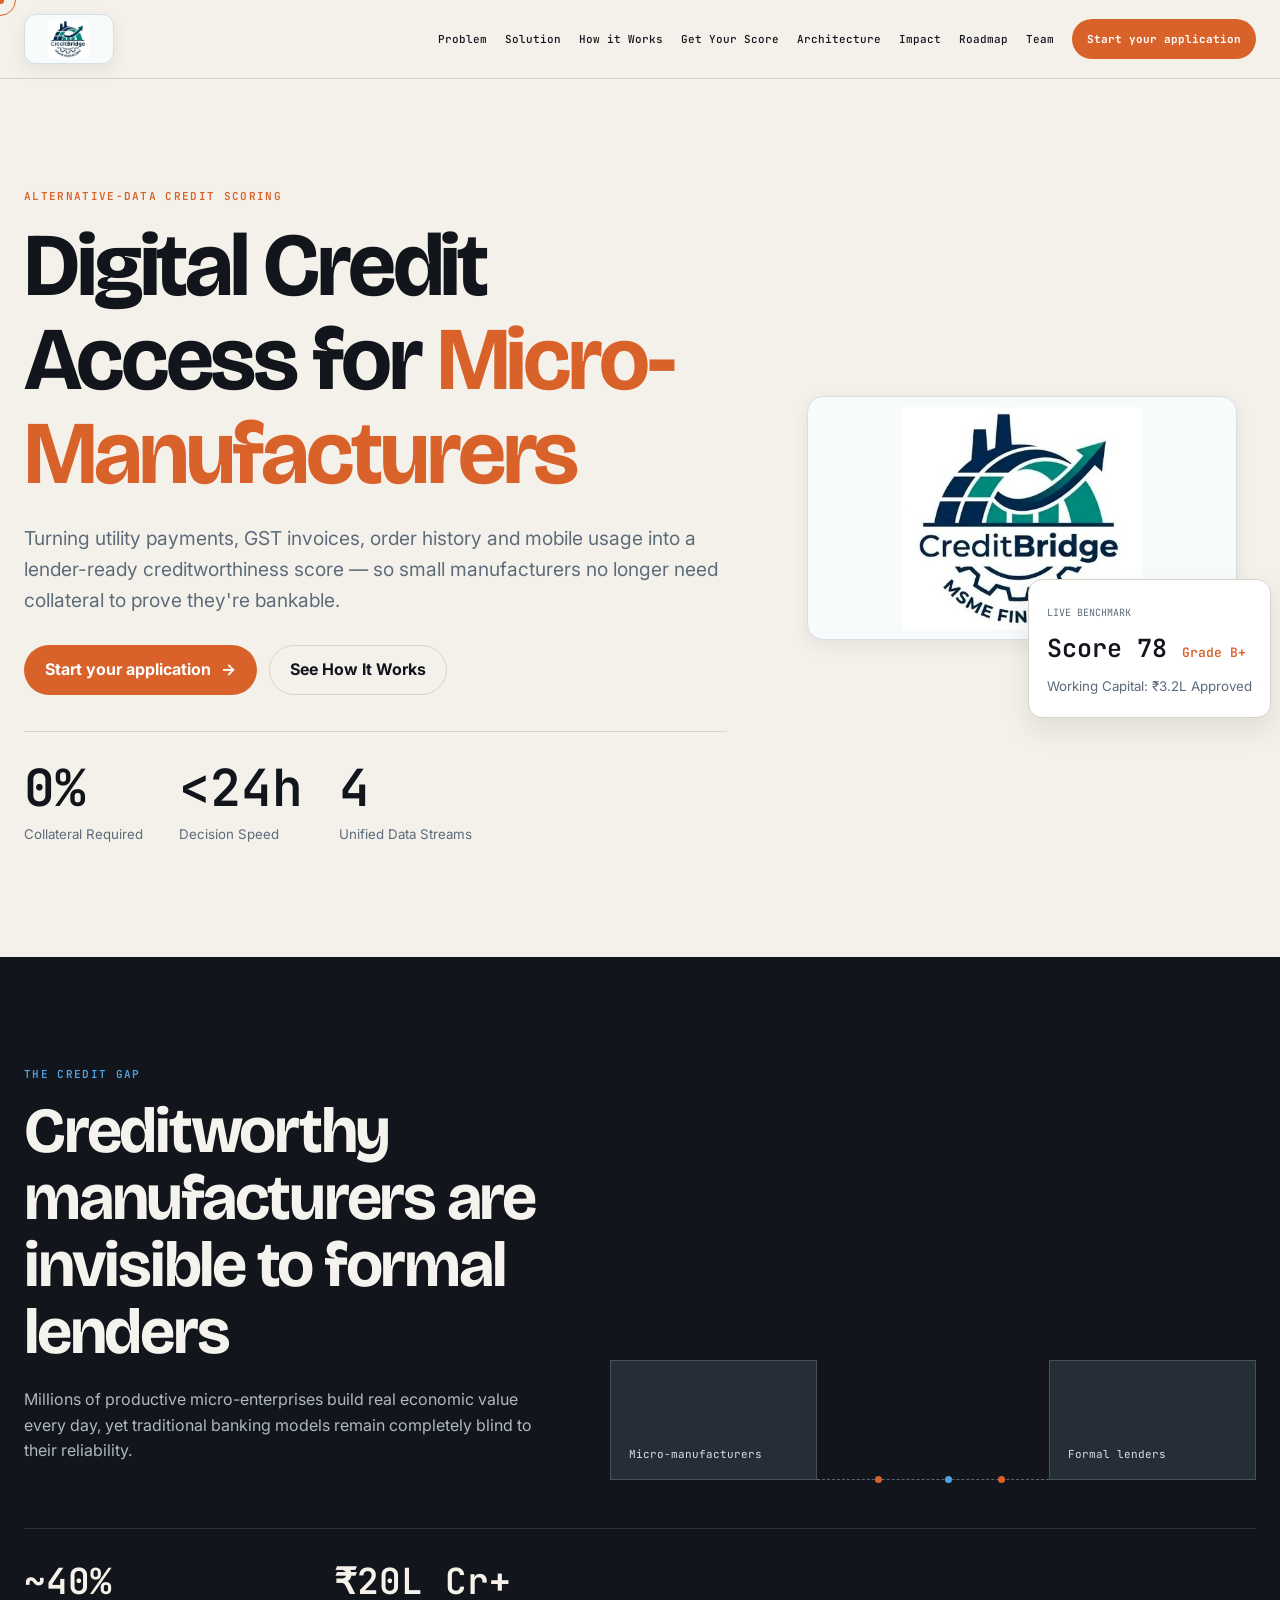
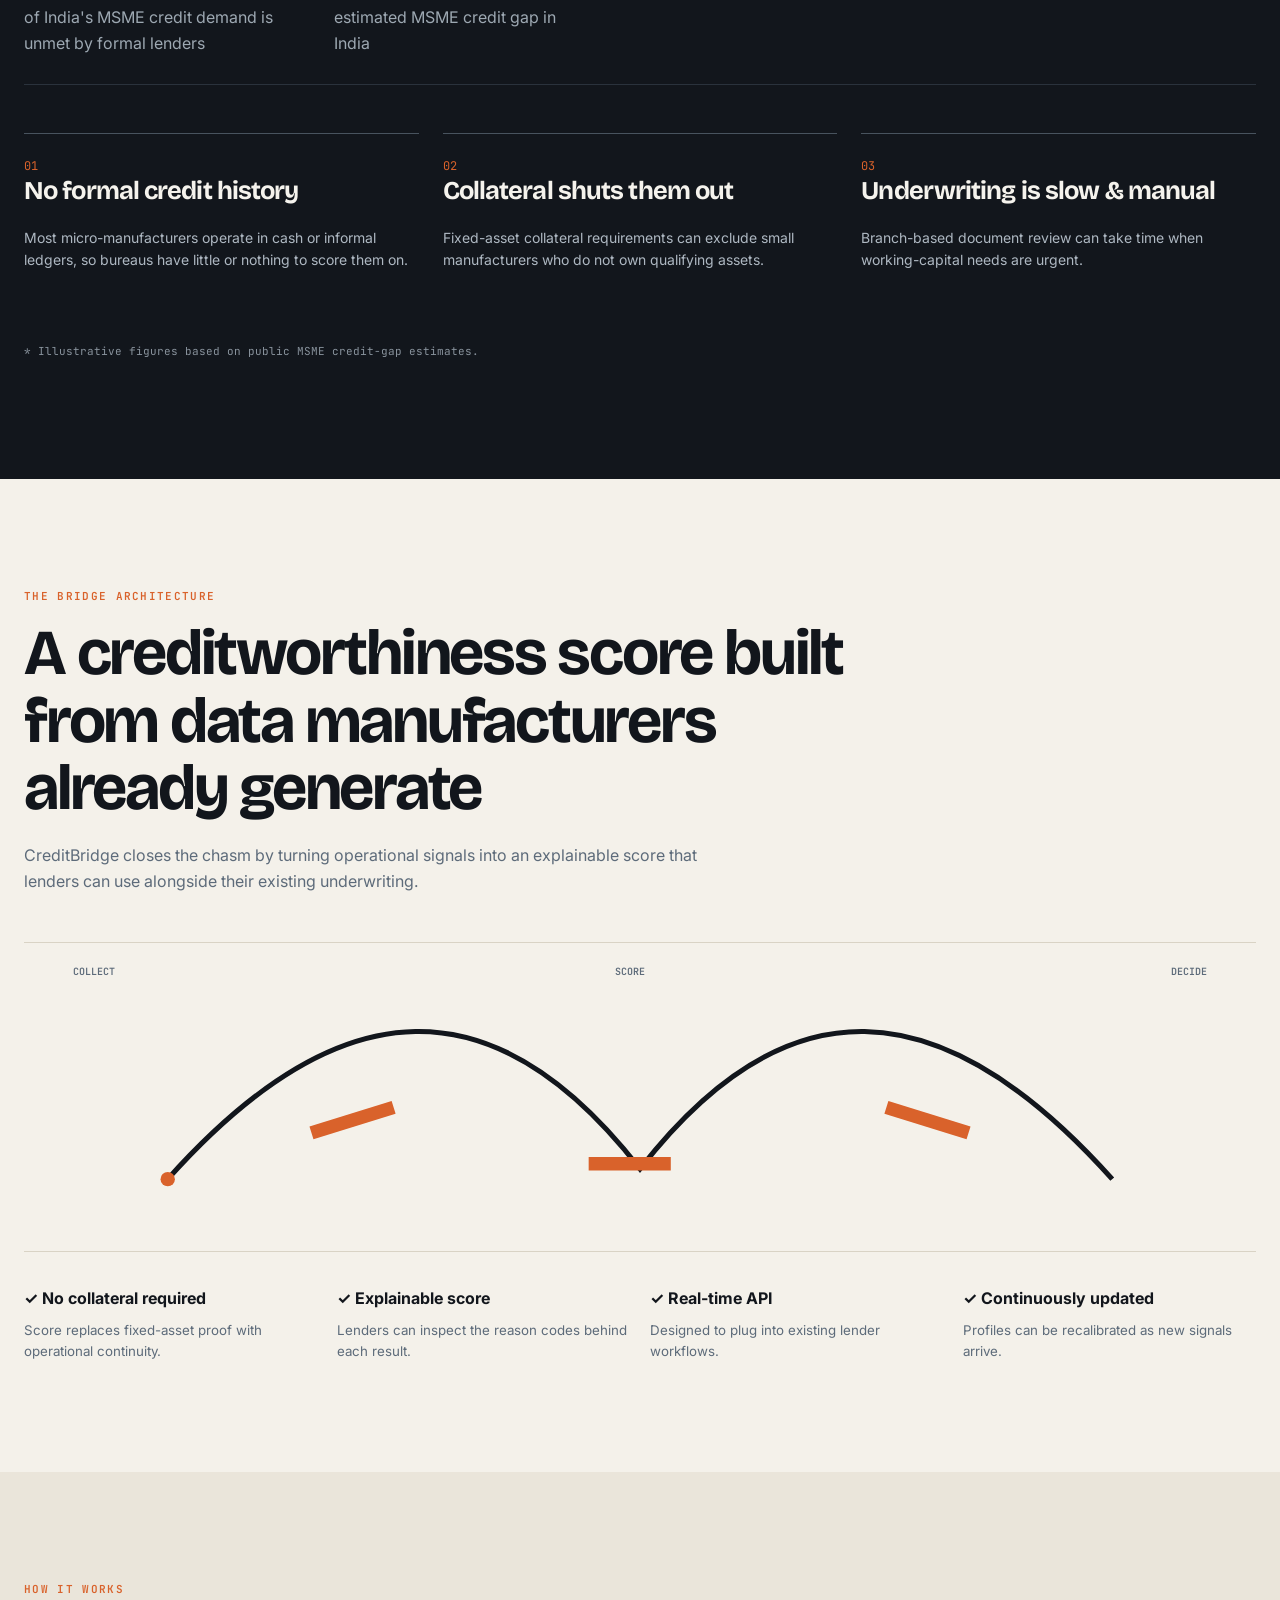
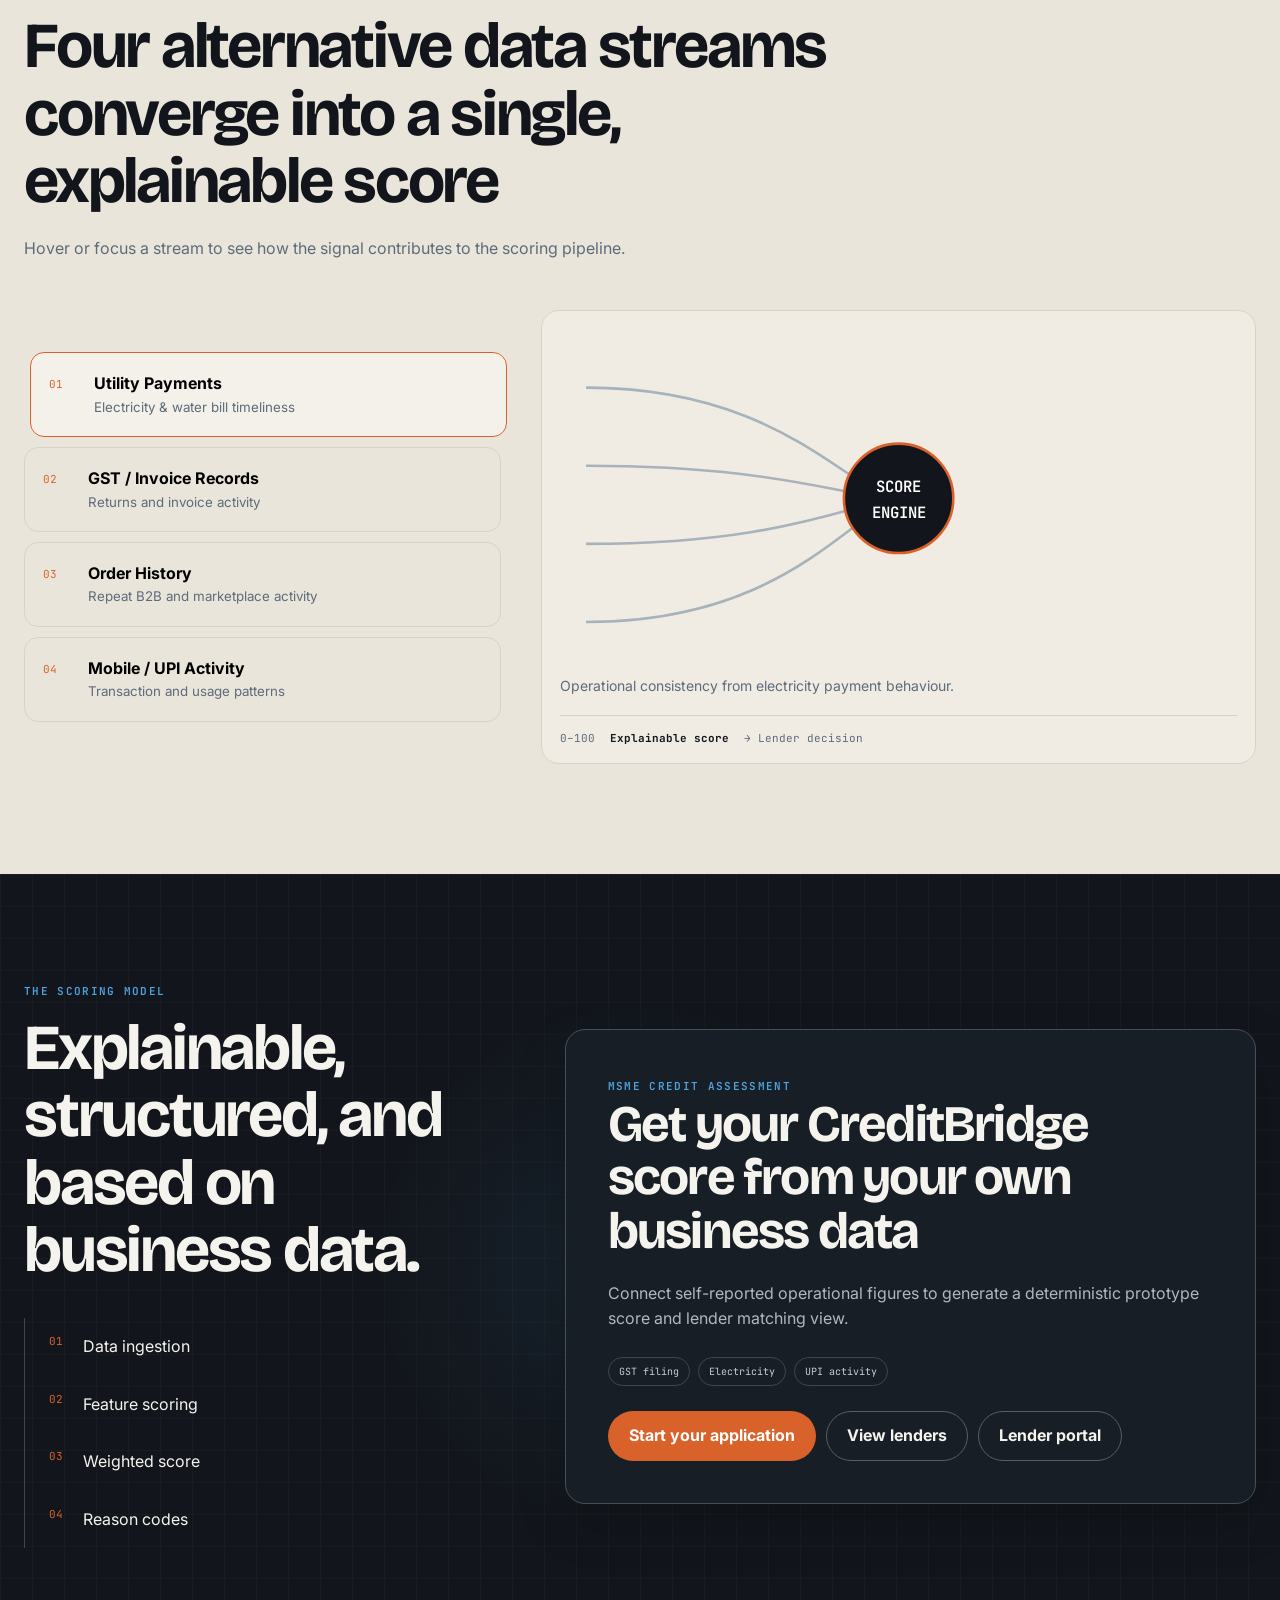
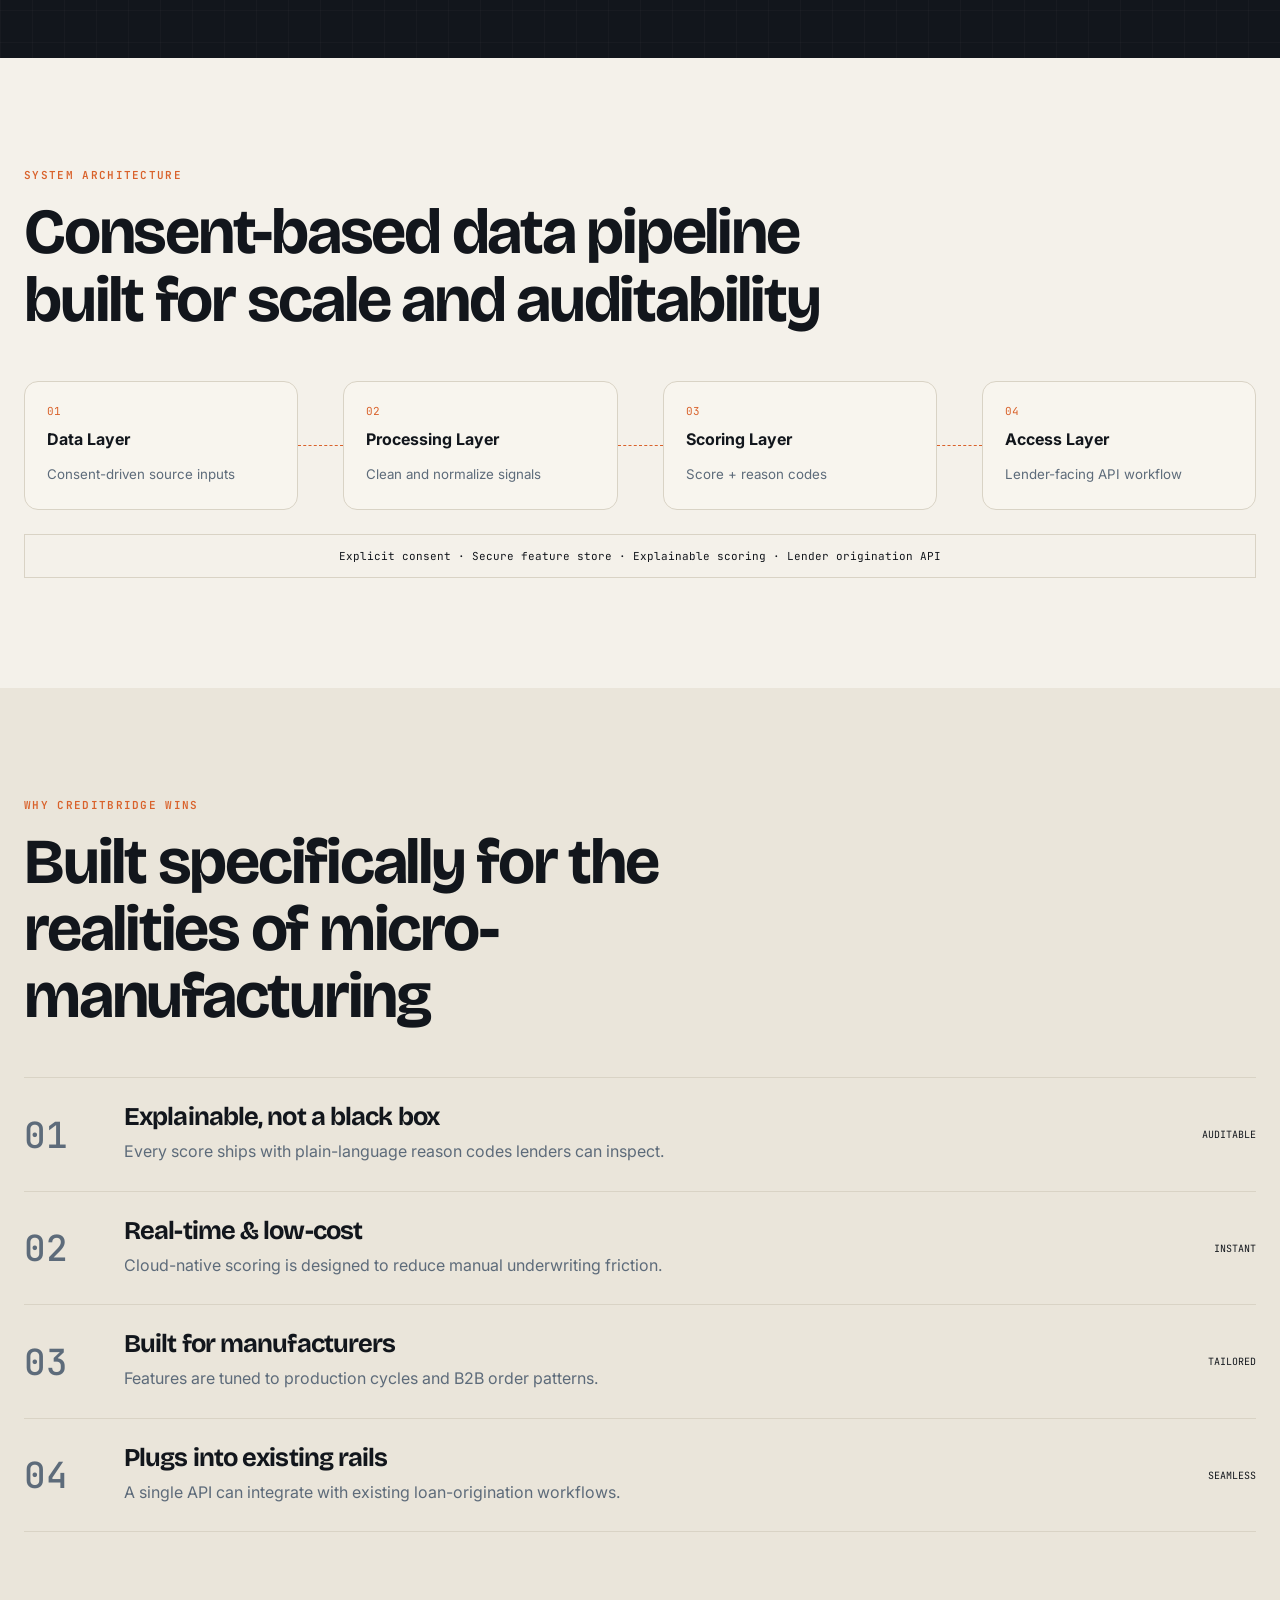
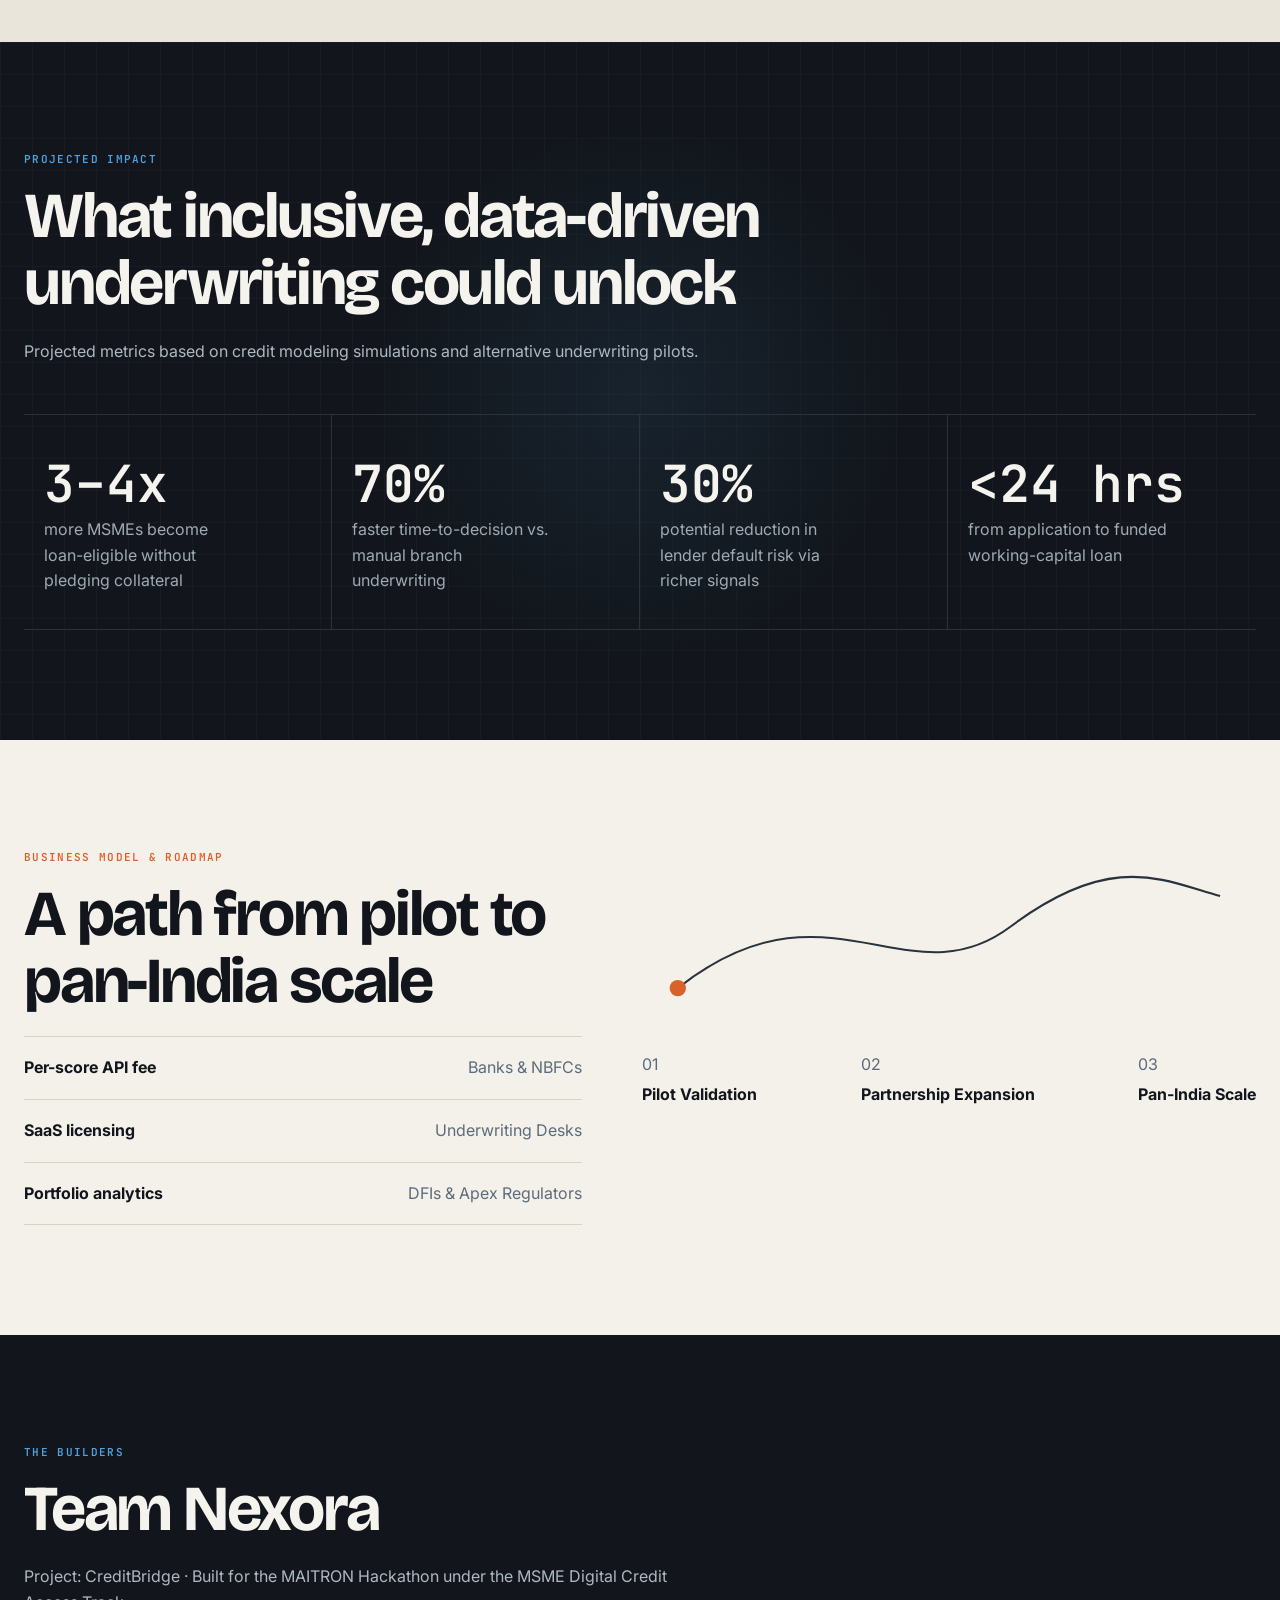
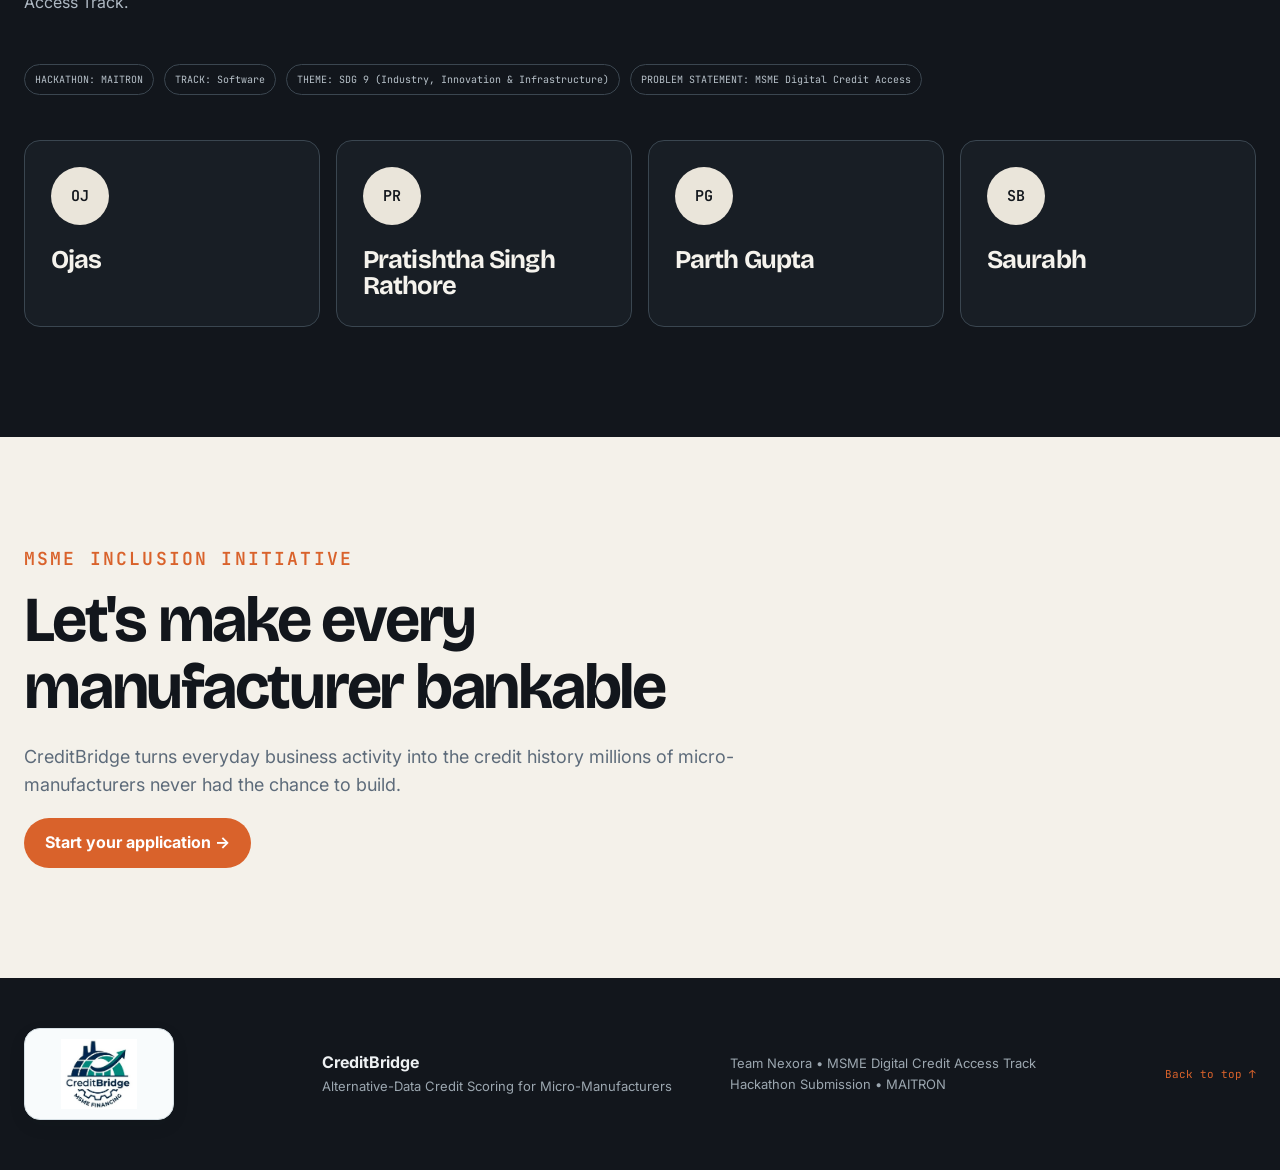
<file: index.html>
<!doctype html>
<html lang="en">
<head>
<meta charset="utf-8"><meta name="viewport" content="width=device-width,initial-scale=1">
<title>CreditBridge — Digital Credit Access for Micro-Manufacturers</title>
<meta name="description" content="CreditBridge — alternative-data credit scoring for micro-manufacturers.">
<link rel="icon" href="data:image/svg+xml,%3Csvg xmlns='http://www.w3.org/2000/svg' viewBox='0 0 64 64'%3E%3Crect width='64' height='64' rx='14' fill='%2312161C'/%3E%3Ctext x='32' y='41' text-anchor='middle' font-family='Arial' font-size='24' font-weight='700' fill='%23D9622B'%3ECB%3C/text%3E%3C/svg%3E">
<link rel="preconnect" href="https://fonts.googleapis.com"><link rel="preconnect" href="https://fonts.gstatic.com" crossorigin>
<link href="https://fonts.googleapis.com/css2?family=Bricolage+Grotesque:wght@500;600;700&family=Inter:wght@400;500;600;700&family=JetBrains+Mono:wght@400;500;600&display=swap" rel="stylesheet">
<link rel="stylesheet" href="css/styles.css">
</head>
<body>
<a class="skip" href="#main">Skip to content</a>
<div class="cursor-dot" aria-hidden="true"></div><div class="cursor-ring" aria-hidden="true"></div>
<header class="nav-wrap">
<nav class="nav shell" aria-label="Primary navigation">
<a class="brand" href="index.html"><span class="logo-panel nav-logo"><img src="images/logo.jpeg" alt="CreditBridge logo: network arch with a rising arrow and CB monogram" loading="eager"><span>CreditBridge</span></span></a>
<button class="menu-toggle" aria-expanded="false" aria-controls="mobile-menu" aria-label="Open menu"><span></span><span></span><span></span></button>
<div class="nav-links" id="mobile-menu">
<a href="#problem">Problem</a><a href="#solution">Solution</a><a href="#how">How it Works</a><a href="#score">Get Your Score</a><a href="#architecture">Architecture</a><a href="#impact">Impact</a><a href="#roadmap">Roadmap</a><a href="#team">Team</a>
<a class="btn btn-small btn-copper magnetic" href="apply.html">Start your application</a>
</div>
</nav>
</header>

<main id="main">
<section class="hero light section-pad" id="top">
<canvas id="network" aria-hidden="true"></canvas>
<div class="hero-grid shell">
<div class="hero-copy parallax" data-depth=".7">
<p class="eyebrow">ALTERNATIVE-DATA CREDIT SCORING</p>
<h1>Digital Credit Access for <span>Micro-Manufacturers</span></h1>
<p class="lede">Turning utility payments, GST invoices, order history and mobile usage into a lender-ready creditworthiness score — so small manufacturers no longer need collateral to prove they're bankable.</p>
<div class="hero-actions"><a class="btn btn-copper magnetic" href="apply.html">Start your application <b>→</b></a><a class="btn btn-ghost magnetic" href="#how">See How It Works</a></div>
<div class="hero-stats"><div><strong>0%</strong><small>Collateral Required</small></div><div><strong>&lt;24h</strong><small>Decision Speed</small></div><div><strong>4</strong><small>Unified Data Streams</small></div></div>
</div>
<div class="hero-visual parallax" data-depth=".35">
<div class="logo-panel hero-logo"><img src="images/logo.jpeg" alt="CreditBridge logo: network arch with a rising arrow and CB monogram" loading="eager"></div>
<div class="benchmark tilt"><span>LIVE BENCHMARK</span><strong>Score 78 <i>Grade B+</i></strong><small>Working Capital: ₹3.2L Approved</small></div>
</div>
</div>
</section>

<section class="dark section-pad" id="problem">
<div class="shell problem-layout reveal">
<div><p class="eyebrow">THE CREDIT GAP</p><h2>Creditworthy manufacturers are invisible to formal lenders</h2><p>Millions of productive micro-enterprises build real economic value every day, yet traditional banking models remain completely blind to their reliability.</p></div>
<div class="gap-art" aria-label="Illustration of a gap between manufacturers and formal lenders">
<div class="cliff"><span>Micro-manufacturers</span></div><div class="gap-line"><i></i><i></i><i></i></div><div class="cliff"><span>Formal lenders</span></div>
</div>
<div class="problem-stats"><div><strong data-count="40" data-suffix="%">~40%</strong><span>of India's MSME credit demand is unmet by formal lenders</span></div><div><strong>₹20L Cr+</strong><span>estimated MSME credit gap in India</span></div></div>
<div class="barriers"><article><b>01</b><h3>No formal credit history</h3><p>Most micro-manufacturers operate in cash or informal ledgers, so bureaus have little or nothing to score them on.</p></article><article><b>02</b><h3>Collateral shuts them out</h3><p>Fixed-asset collateral requirements can exclude small manufacturers who do not own qualifying assets.</p></article><article><b>03</b><h3>Underwriting is slow & manual</h3><p>Branch-based document review can take time when working-capital needs are urgent.</p></article></div>
<p class="footnote">* Illustrative figures based on public MSME credit-gap estimates.</p>
</div>
</section>

<section class="light section-pad" id="solution">
<div class="shell">
<div class="section-head reveal"><p class="eyebrow">THE BRIDGE ARCHITECTURE</p><h2>A creditworthiness score built from data manufacturers already generate</h2><p>CreditBridge closes the chasm by turning operational signals into an explainable score that lenders can use alongside their existing underwriting.</p></div>
<div class="bridge-wrap reveal">
<div class="bridge-label left">COLLECT</div><div class="bridge-label mid">SCORE</div><div class="bridge-label right">DECIDE</div>
<svg class="bridge-svg" viewBox="0 0 1000 300" role="img" aria-label="Bridge connecting borrower data to lender decision"><path class="bridge-path" d="M40 230 C210 40 360 40 500 220 C640 40 790 40 960 230"/><path class="plank p1" d="M180 185L260 160"/><path class="plank p2" d="M450 215L530 215"/><path class="plank p3" d="M740 160L820 185"/><circle class="marker" cx="40" cy="230" r="7"/></svg>
</div>
<div class="benefits"><div>✓ No collateral required <small>Score replaces fixed-asset proof with operational continuity.</small></div><div>✓ Explainable score <small>Lenders can inspect the reason codes behind each result.</small></div><div>✓ Real-time API <small>Designed to plug into existing lender workflows.</small></div><div>✓ Continuously updated <small>Profiles can be recalibrated as new signals arrive.</small></div></div>
</div>
</section>

<section class="paper2 section-pad" id="how">
<div class="shell">
<div class="section-head reveal"><p class="eyebrow">HOW IT WORKS</p><h2>Four alternative data streams converge into a single, explainable score</h2><p>Hover or focus a stream to see how the signal contributes to the scoring pipeline.</p></div>
<div class="stream-layout reveal">
<div class="streams">
<button class="stream active" data-caption="Operational consistency from electricity payment behaviour."><span>01</span><b>Utility Payments</b><small>Electricity & water bill timeliness</small></button>
<button class="stream" data-caption="Filing consistency provides a signal of recurring business activity."><span>02</span><b>GST / Invoice Records</b><small>Returns and invoice activity</small></button>
<button class="stream" data-caption="Repeat orders can indicate demand stability over time."><span>03</span><b>Order History</b><small>Repeat B2B and marketplace activity</small></button>
<button class="stream" data-caption="Digital transaction activity adds a cash-flow behaviour signal."><span>04</span><b>Mobile / UPI Activity</b><small>Transaction and usage patterns</small></button>
</div>
<div class="engine">
<svg viewBox="0 0 520 260" aria-hidden="true"><path d="M20 45 C170 45 220 125 260 130"/><path d="M20 105 C170 105 220 130 260 130"/><path d="M20 165 C170 165 220 135 260 130"/><path d="M20 225 C170 225 220 145 260 130"/><circle cx="260" cy="130" r="42"/><text x="260" y="125" text-anchor="middle">SCORE</text><text x="260" y="145" text-anchor="middle">ENGINE</text></svg>
<p id="stream-caption">Operational consistency from electricity payment behaviour.</p>
<div class="outcome"><span>0–100</span><b>Explainable score</b><span>→ Lender decision</span></div>
</div>
</div>
</div>
</section>

<section class="dark spotlight section-pad" id="score">
<div class="shell score-layout reveal">
<div class="stepper"><p class="eyebrow">THE SCORING MODEL</p><h2>Explainable, structured, and based on business data.</h2><ol><li><b>01</b><span>Data ingestion</span></li><li><b>02</b><span>Feature scoring</span></li><li><b>03</b><span>Weighted score</span></li><li><b>04</b><span>Reason codes</span></li></ol></div>
<div class="score-card tilt"><span class="eyebrow">MSME CREDIT ASSESSMENT</span><h3>Get your CreditBridge score from your own business data</h3><p>Connect self-reported operational figures to generate a deterministic prototype score and lender matching view.</p><div class="mini-data"><span>GST filing</span><span>Electricity</span><span>UPI activity</span></div><div class="card-actions"><a class="btn btn-copper magnetic" href="apply.html">Start your application</a><a class="btn btn-outline magnetic" href="lenders.html">View lenders</a><a class="btn btn-outline magnetic" href="lender-queue.html">Lender portal</a></div></div>
</div>
</section>

<section class="light section-pad" id="architecture">
<div class="shell">
<div class="section-head reveal"><p class="eyebrow">SYSTEM ARCHITECTURE</p><h2>Consent-based data pipeline built for scale and auditability</h2></div>
<div class="pipeline reveal"><article><span>01</span><b>Data Layer</b><small>Consent-driven source inputs</small></article><i></i><article><span>02</span><b>Processing Layer</b><small>Clean and normalize signals</small></article><i></i><article><span>03</span><b>Scoring Layer</b><small>Score + reason codes</small></article><i></i><article><span>04</span><b>Access Layer</b><small>Lender-facing API workflow</small></article></div>
<div class="consent-banner">Explicit consent · Secure feature store · Explainable scoring · Lender origination API</div>
</div>
</section>

<section class="paper2 section-pad" id="wins">
<div class="shell">
<div class="section-head reveal"><p class="eyebrow">WHY CREDITBRIDGE WINS</p><h2>Built specifically for the realities of micro-manufacturing</h2></div>
<div class="editorial-list reveal">
<article><b>01</b><div><h3>Explainable, not a black box</h3><p>Every score ships with plain-language reason codes lenders can inspect.</p></div><span>AUDITABLE</span></article>
<article><b>02</b><div><h3>Real-time & low-cost</h3><p>Cloud-native scoring is designed to reduce manual underwriting friction.</p></div><span>INSTANT</span></article>
<article><b>03</b><div><h3>Built for manufacturers</h3><p>Features are tuned to production cycles and B2B order patterns.</p></div><span>TAILORED</span></article>
<article><b>04</b><div><h3>Plugs into existing rails</h3><p>A single API can integrate with existing loan-origination workflows.</p></div><span>SEAMLESS</span></article>
</div>
</div>
</section>

<section class="dark spotlight section-pad" id="impact">
<div class="shell impact reveal"><div class="section-head"><p class="eyebrow">PROJECTED IMPACT</p><h2>What inclusive, data-driven underwriting could unlock</h2><p>Projected metrics based on credit modeling simulations and alternative underwriting pilots.</p></div>
<div class="impact-grid"><div><strong>3–4x</strong><span>more MSMEs become loan-eligible without pledging collateral</span></div><div><strong>70%</strong><span>faster time-to-decision vs. manual branch underwriting</span></div><div><strong>30%</strong><span>potential reduction in lender default risk via richer signals</span></div><div><strong>&lt;24 hrs</strong><span>from application to funded working-capital loan</span></div></div></div>
</section>

<section class="light section-pad" id="roadmap">
<div class="shell roadmap-layout reveal">
<div><p class="eyebrow">BUSINESS MODEL & ROADMAP</p><h2>A path from pilot to pan-India scale</h2><div class="ledger"><div><b>Per-score API fee</b><span>Banks & NBFCs</span></div><div><b>SaaS licensing</b><span>Underwriting Desks</span></div><div><b>Portfolio analytics</b><span>DFIs & Apex Regulators</span></div></div></div>
<div class="roadmap"><svg viewBox="0 0 600 180" aria-hidden="true"><path d="M35 135 C180 20 260 150 360 75 S510 30 565 45"/><circle id="road-marker" cx="35" cy="135" r="8"/></svg><div class="phase"><button data-x="35" data-y="135">01 <b>Pilot Validation</b></button><button data-x="300" data-y="95">02 <b>Partnership Expansion</b></button><button data-x="565" data-y="45">03 <b>Pan-India Scale</b></button></div></div>
</div>
</section>

<section class="dark section-pad" id="team">
<div class="shell team reveal"><div class="section-head"><p class="eyebrow">THE BUILDERS</p><h2>Team Nexora</h2><p>Project: CreditBridge · Built for the MAITRON Hackathon under the MSME Digital Credit Access Track.</p></div>
<div class="hack-meta"><span>HACKATHON: MAITRON</span><span>TRACK: Software</span><span>THEME: SDG 9 (Industry, Innovation & Infrastructure)</span><span>PROBLEM STATEMENT: MSME Digital Credit Access</span></div>
<div class="team-grid"><article class="tilt"><i>OJ</i><h3>Ojas</h3></article><article class="tilt"><i>PR</i><h3>Pratishtha Singh Rathore</h3></article><article class="tilt"><i>PG</i><h3>Parth Gupta</h3></article><article class="tilt"><i>SB</i><h3>Saurabh</h3></article></div></div>
</section>

<section class="light section-pad closing"><div class="shell reveal"><p class="eyebrow">MSME INCLUSION INITIATIVE</p><h2>Let's make every manufacturer bankable</h2><p>CreditBridge turns everyday business activity into the credit history millions of micro-manufacturers never had the chance to build.</p><a class="btn btn-copper magnetic" href="apply.html">Start your application →</a></div></section>
</main>

<footer class="footer"><div class="shell footer-inner"><div class="logo-panel footer-logo"><img src="images/logo.jpeg" alt="CreditBridge logo: network arch with a rising arrow and CB monogram" loading="eager"></div><div><b>CreditBridge</b><span>Alternative-Data Credit Scoring for Micro-Manufacturers</span></div><div><span>Team Nexora • MSME Digital Credit Access Track</span><span>Hackathon Submission • MAITRON</span></div><a href="#top">Back to top ↑</a></div></footer>
<script src="js/main.js"></script>
</body></html>
</file>
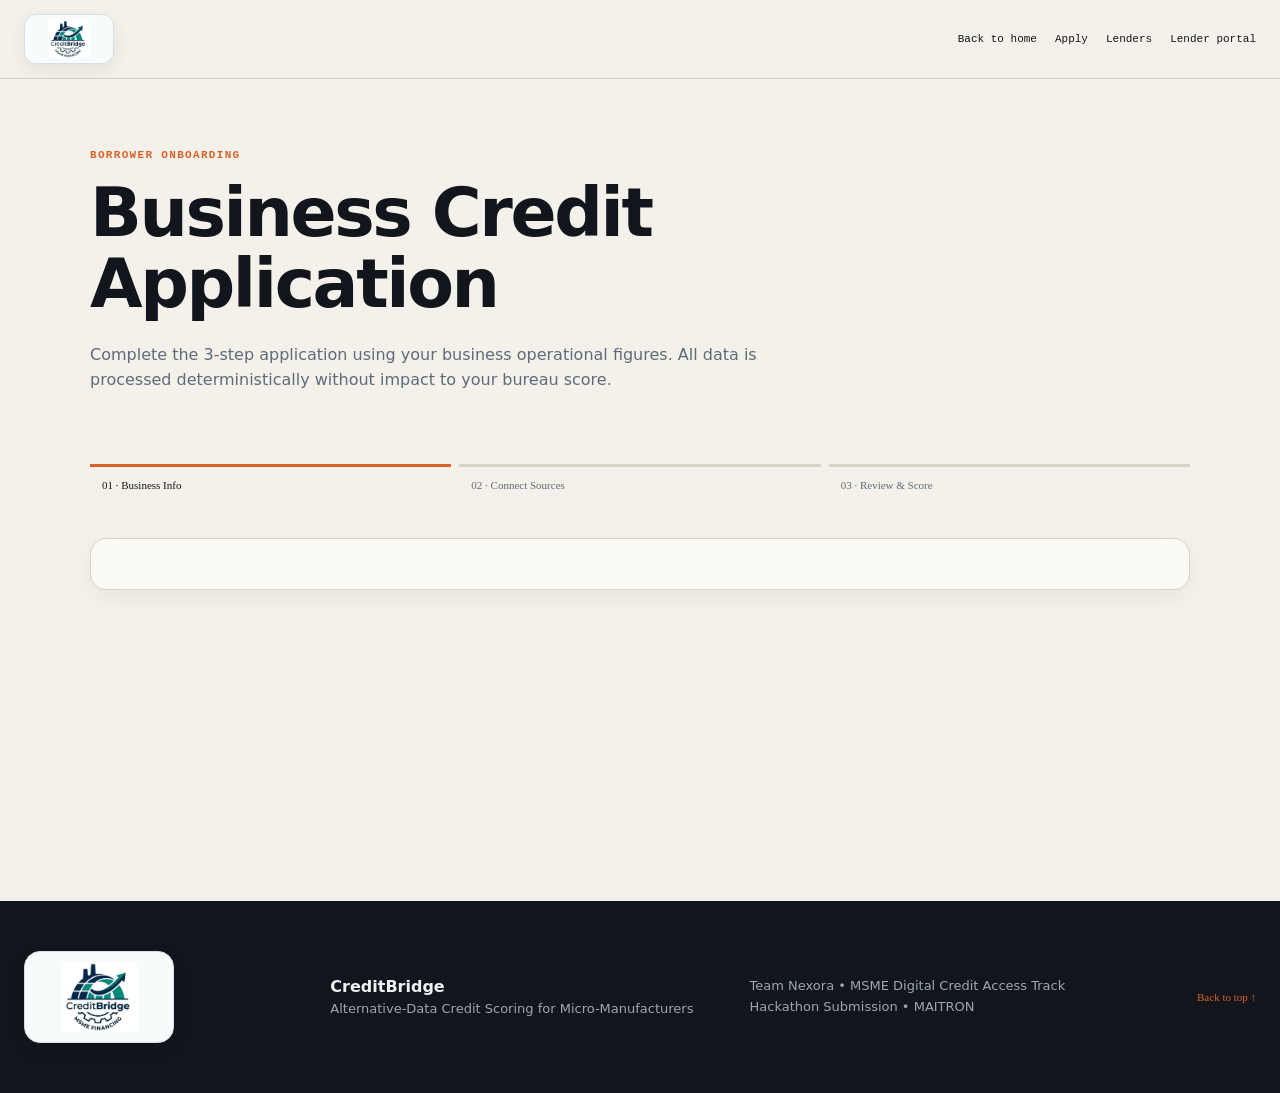
<file: apply.html>
<!doctype html><html lang="en"><head>
<meta charset="utf-8"><meta name="viewport" content="width=device-width,initial-scale=1"><title>Business Credit Application — CreditBridge</title>
<link rel="icon" href="data:image/svg+xml,%3Csvg xmlns='http://www.w3.org/2000/svg' viewBox='0 0 64 64'%3E%3Crect width='64' height='64' rx='14' fill='%2312161C'/%3E%3Ctext x='32' y='41' text-anchor='middle' font-family='Arial' font-size='24' font-weight='700' fill='%23D9622B'%3ECB%3C/text%3E%3C/svg%3E">
<link rel="stylesheet" href="css/styles.css"><link rel="stylesheet" href="css/pages.css">
</head><body><a class="skip" href="#main">Skip to content</a><header class="nav-wrap"><nav class="nav shell"><a class="brand" href="index.html"><span class="logo-panel nav-logo"><img src="images/logo.jpeg" alt="CreditBridge logo: network arch with a rising arrow and CB monogram" loading="eager"></span></a><button class="menu-toggle" aria-expanded="false" aria-controls="m">☰</button><div class="nav-links" id="m"><a href="index.html">Back to home</a><a href="apply.html">Apply</a><a href="lenders.html">Lenders</a><a href="lender-queue.html">Lender portal</a></div></nav></header>
<main id="main" class="page-main"><div class="page-shell"><header class="page-hero"><p class="eyebrow">BORROWER ONBOARDING</p><h1>Business Credit Application</h1><p>Complete the 3-step application using your business operational figures. All data is processed deterministically without impact to your bureau score.</p></header>
<div class="progress" aria-label="Application progress"><div id="p1" class="on">01 · Business Info</div><div id="p2">02 · Connect Sources</div><div id="p3">03 · Review & Score</div></div>
<section id="step1" class="form-panel"></section><section id="step2" class="form-panel" hidden></section><section id="step3" class="form-panel" hidden></section></div></main>
<div id="modal" class="modal" role="dialog" aria-modal="true" aria-labelledby="modal-title"><div class="modal-box"><div class="modal-head"><h2 id="modal-title">Connect source</h2><button class="close" id="closeModal" aria-label="Close">×</button></div><div id="modalBody"></div></div></div>
<footer class="footer"><div class="shell footer-inner"><div class="logo-panel footer-logo"><img src="images/logo.jpeg" alt="CreditBridge logo: network arch with a rising arrow and CB monogram" loading="eager"></div><div><b>CreditBridge</b><span>Alternative-Data Credit Scoring for Micro-Manufacturers</span></div><div><span>Team Nexora • MSME Digital Credit Access Track</span><span>Hackathon Submission • MAITRON</span></div><a href="#main">Back to top ↑</a></div></footer>
<script src="js/app.js"></script><script>
(function(){const CB=window.CB;let a=CB.getApplication()||{id:CB.createId(),businessName:"",ownerName:"",ownerAge:"",sector:"",state:"",location:"Urban",years:"",employees:"",monthlyRevenue:"",loanAmount:"",consent:false,volatility:20,existingLoan:false,repayment:"none",sources:{electricity:null,gst:null,upi:null}};
function esc(v){return String(v??"").replace(/[&<>"']/g,c=>({"&":"&amp;","<":"&lt;",">":"&gt;",'"':"&quot;","'":"&#39;"}[c]))}
function field(id,label,type="text",value="",extra=""){return `<div class="field"><label for="${id}">${label}</label><input id="${id}" name="${id}" type="${type}" value="${esc(value)}" ${extra}></div>`}
function render1(){document.querySelector("#step1").innerHTML=`<p class="eyebrow">STEP 01</p><h2>Business Information</h2><p>Enter your core manufacturing enterprise and commercial details.</p><div class="form-grid">${field("businessName","Business Name*","text",a.businessName,"required")}${field("ownerName","Owner Name*","text",a.ownerName,"required")}${field("ownerAge","Owner Age (18–100)","number",a.ownerAge,"min='18' max='100'")}${field("years","Years in Operation*","number",a.years,"min='0' required")}${field("employees","Number of Employees","number",a.employees,"min='0')"}<div class="field"><label for="sector">Sector*</label><select id="sector"><option value="">Select</option>${CB.SECTORS.map(x=>`<option ${a.sector===x?"selected":""}>${x}</option>`).join("")}</select></div><div class="field"><label for="state">State / UT*</label><select id="state"><option value="">Select</option>${CB.STATES.map(x=>`<option ${a.state===x?"selected":""}>${x}</option>`).join("")}</select></div><div class="field"><label for="location">Location Type</label><select id="location">${["Urban","Semi-urban","Rural"].map(x=>`<option ${a.location===x?"selected":""}>${x}</option>`).join("")}</select></div>${field("monthlyRevenue","Average Monthly Revenue (₹)*","number",a.monthlyRevenue,"min='0' required")}${field("loanAmount","Loan Amount Requested (₹)*","number",a.loanAmount,"min='0' required")}</div><div id="err1" class="error" aria-live="polite"></div><div class="form-actions"><button class="btn btn-ghost" id="clear">Clear my data</button><button class="btn btn-copper" id="next1">Next Step →</button></div>`;document.querySelector("#clear").onclick=()=>{CB.remove(CB.KEY);location.reload()};document.querySelector("#next1").onclick=()=>{const ids=["businessName","ownerName","years","monthlyRevenue","loanAmount"];let bad=ids.some(id=>!document.getElementById(id).value.trim())||!document.getElementById("sector").value||!document.getElementById("state").value;const age=+document.getElementById("ownerAge").value;if(age&& (age<18||age>100))bad=true;if(["years","employees","monthlyRevenue","loanAmount"].some(id=>+document.getElementById(id).value<0))bad=true;if(bad){document.querySelector("#err1").textContent="Please complete all required fields with valid non-negative values.";return}ids.forEach(id=>a[id]=document.getElementById(id).value);a.ownerAge=document.getElementById("ownerAge").value;a.employees=document.getElementById("employees").value;a.sector=document.getElementById("sector").value;a.state=document.getElementById("state").value;a.location=document.getElementById("location").value;show(2)}}
function render2(){const connected=a.sources;document.querySelector("#step2").innerHTML=`<p class="eyebrow">STEP 02</p><h2>Connect Data Sources</h2><p>Prototype inputs are manually entered. A live version would fetch these through consented APIs.</p><label><input type="checkbox" id="consent" ${a.consent?"checked":""}> I consent to share this data to generate my score</label><div class="source-grid">${source("electricity","Electricity Bill History","Average monthly bill and payment delay",connected.electricity)}${source("gst","GST Filing History","On-time filing consistency",connected.gst)}${source("upi","UPI Transaction Activity","Transactions and monthly UPI value",connected.upi)}</div><h3>Additional Information</h3><div class="field"><label for="vol">Revenue Volatility <output id="volout">${a.volatility}%</output></label><div class="range-row"><span>Very Stable</span><input id="vol" type="range" min="0" max="60" value="${a.volatility}"><span>Highly Variable</span></div></div><label><input type="checkbox" id="existing" ${a.existingLoan?"checked":""}> Existing loans?</label><div id="repayWrap" hidden><div class="field"><label for="repay">Repayment record</label><select id="repay"><option value="always">Always on time</option><option value="occasional">Occasional delays</option><option value="defaulted">Has defaulted</option></select></div></div><div id="err2" class="error" aria-live="polite"></div><div class="form-actions"><button class="btn btn-ghost" id="back2">← Back</button><button class="btn btn-copper" id="next2">Next Step →</button></div>`;document.querySelector("#consent").onchange=e=>a.consent=e.target.checked;document.querySelector("#vol").oninput=e=>{a.volatility=+e.target.value;document.querySelector("#volout").textContent=a.volatility+"%"};const ex=document.querySelector("#existing"),rw=document.querySelector("#repayWrap");function rep(){rw.hidden=!ex.checked}ex.onchange=()=>{a.existingLoan=ex.checked;rep()};document.querySelector("#repay").value=a.repayment;rep();document.querySelector("#repay").onchange=e=>a.repayment=e.target.value;document.querySelector("#back2").onclick=()=>show(1);document.querySelector("#next2").onclick=()=>{if(!a.consent||!a.sources.electricity||!a.sources.gst||!a.sources.upi){document.querySelector("#err2").textContent="Consent and all three connected sources are required.";return}show(3)};document.querySelectorAll("[data-connect]").forEach(b=>b.onclick=()=>openSource(b.dataset.connect))}
function source(k,title,desc,data){return `<article class="source-card ${data?"connected":""}"><h3>${title}</h3><p>${desc}</p><div class="source-status">${data?"Connected (manually entered)":"Not connected"}</div><button class="btn ${data?"btn-ghost":"btn-copper"}" data-connect="${k}">${data?"Edit":"Connect"}</button></article>`}
function openSource(k){const body=document.querySelector("#modalBody"),title=document.querySelector("#modal-title");const d=a.sources[k]||{};title.textContent={electricity:"Electricity Bill History",gst:"GST Filing History",upi:"UPI Transaction Activity"}[k];let html=`<p>Prototype: enter your figures manually. A live version would fetch these through consented APIs.</p>`;if(k==="electricity")html+=`${field("m1","Average monthly electricity bill (₹)","number",d.bill||"","min='0'")} ${field("m2","Average payment delay (days)","number",d.delay??"","min='0')}`;if(k==="gst")html+=field("m1","Filing consistency (% of returns filed on time)","number",d.consistency??"","min='0' max='100'");if(k==="upi")html+=`${field("m1","Transactions per month","number",d.transactions??"","min='0')} ${field("m2","Monthly UPI value (₹)","number",d.value??"","min='0')}`;body.innerHTML=html+`<div class="form-actions"><button class="btn btn-ghost" id="cancel">Cancel</button><button class="btn btn-copper" id="saveSource">Save & Connect</button></div>`;document.querySelector("#modal").classList.add("open");document.querySelector("#cancel").onclick=closeModal;document.querySelector("#saveSource").onclick=()=>{let x={};if(k==="electricity"){x.bill=+document.querySelector("#m1").value;x.delay=+document.querySelector("#m2").value;if(x.bill<0||x.delay<0||!document.querySelector("#m1").value||!document.querySelector("#m2").value)return}if(k==="gst"){x.consistency=+document.querySelector("#m1").value;if(x.consistency<0||x.consistency>100||!document.querySelector("#m1").value)return}if(k==="upi"){x.transactions=+document.querySelector("#m1").value;x.value=+document.querySelector("#m2").value;if(x.transactions<0||x.value<0||!document.querySelector("#m1").value||!document.querySelector("#m2").value)return}a.sources[k]=x;closeModal();render2()}}
function closeModal(){document.querySelector("#modal").classList.remove("open")}
document.querySelector("#closeModal").onclick=closeModal;document.querySelector("#modal").addEventListener("click",e=>{if(e.target.id==="modal")closeModal()});
function render3(){const details=Object.entries({Business:a.businessName,Owner:a.ownerName,Sector:a.sector,State:a.state,Location:a.location,Years:a.years,Employees:a.employees,"Monthly revenue":CB.formatINR(a.monthlyRevenue),"Loan requested":CB.formatINR(a.loanAmount)});document.querySelector("#step3").innerHTML=`<p class="eyebrow">STEP 03</p><h2>Review Information</h2><p>Review your application details before generating your creditworthiness score.</p><div class="review-grid"><div class="summary"><h3>Business Details</h3><dl>${details.map(x=>`<dt>${x[0]}</dt><dd>${esc(x[1])}</dd>`).join("")}</dl><button class="btn btn-ghost" id="edit1">Edit</button></div><div class="summary"><h3>Data Provided</h3><p>All data below is <b>Self-reported</b>.</p><dl><dt>Electricity</dt><dd>${a.sources.electricity.delay} days delay</dd><dt>GST</dt><dd>${a.sources.gst.consistency}% on time</dd><dt>UPI</dt><dd>${a.sources.upi.transactions}/month</dd><dt>Volatility</dt><dd>${a.volatility}%</dd></dl><button class="btn btn-ghost" id="edit2">Edit</button></div></div><div class="form-actions"><button class="btn btn-ghost" id="back3">← Back</button><button class="btn btn-copper" id="generate">Generate My Score</button></div><p><button class="danger-link" id="clear3">Clear my data</button></p>`;document.querySelector("#edit1").onclick=()=>show(1);document.querySelector("#edit2").onclick=()=>show(2);document.querySelector("#back3").onclick=()=>show(2);document.querySelector("#clear3").onclick=()=>{CB.remove(CB.KEY);location.reload()};document.querySelector("#generate").onclick=()=>{a.id=a.id||CB.createId();CB.saveApplication(a);location.href="results.html"}}
function show(n){[1,2,3].forEach(i=>document.querySelector("#step"+i).hidden=i!==n);[1,2,3].forEach(i=>document.querySelector("#p"+i).classList.toggle("on",i===n));if(n===1)render1();if(n===2)render2();if(n===3)render3()}
show(1);
})();
</script></body></html>
</file>
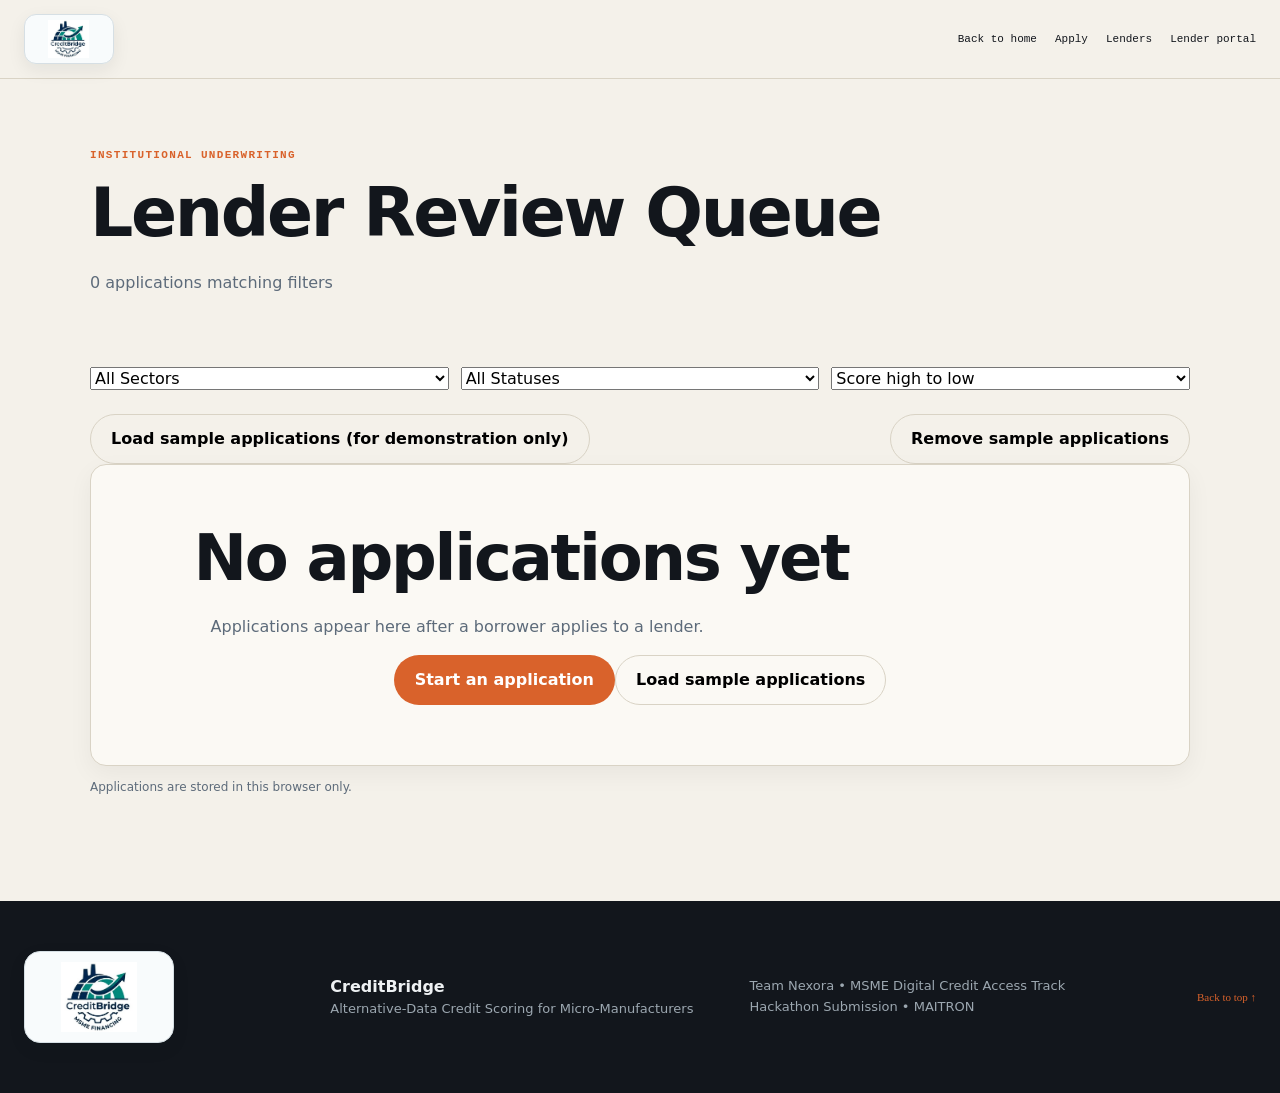
<file: lender-queue.html>
<!doctype html><html lang="en"><head><meta charset="utf-8"><meta name="viewport" content="width=device-width,initial-scale=1"><title>Lender Review Queue — CreditBridge</title><link rel="stylesheet" href="css/styles.css"><link rel="stylesheet" href="css/pages.css"></head><body><header class="nav-wrap"><nav class="nav shell"><a class="brand" href="index.html"><span class="logo-panel nav-logo"><img src="images/logo.jpeg" alt="CreditBridge logo: network arch with a rising arrow and CB monogram" loading="eager"></span></a><button class="menu-toggle" aria-expanded="false" aria-controls="m">☰</button><div class="nav-links" id="m"><a href="index.html">Back to home</a><a href="apply.html">Apply</a><a href="lenders.html">Lenders</a><a href="lender-queue.html">Lender portal</a></div></nav></header><main class="page-main"><div class="page-shell"><header class="page-hero"><p class="eyebrow">INSTITUTIONAL UNDERWRITING</p><h1>Lender Review Queue</h1><p id="count">0 applications matching filters</p></header><div class="queue-tools"><select id="sector"><option>All Sectors</option></select><select id="status"><option>All Statuses</option><option>New</option><option>Under Review</option><option>Approved</option><option>Declined</option></select><select id="sort"><option value="high">Score high to low</option><option value="low">Score low to high</option><option value="new">Newest</option></select></div><div class="form-actions"><button class="btn btn-ghost" id="load">Load sample applications (for demonstration only)</button><button class="btn btn-ghost" id="remove">Remove sample applications</button></div><div id="list" class="queue-list"></div><p class="help">Applications are stored in this browser only.</p></div></main><div id="modal" class="modal" role="dialog" aria-modal="true" aria-labelledby="modal-title"><div class="modal-box"><div class="modal-head"><h2 id="modal-title">Enterprise Assessment</h2><button class="close" id="close">×</button></div><div id="assessment"></div></div></div><footer class="footer"><div class="shell footer-inner"><div class="logo-panel footer-logo"><img src="images/logo.jpeg" alt="CreditBridge logo: network arch with a rising arrow and CB monogram" loading="eager"></div><div><b>CreditBridge</b><span>Alternative-Data Credit Scoring for Micro-Manufacturers</span></div><div><span>Team Nexora • MSME Digital Credit Access Track</span><span>Hackathon Submission • MAITRON</span></div><a href="#">Back to top ↑</a></div></footer><script src="js/app.js"></script><script>
(function(){let q=CB.getQueue();const sector=document.querySelector("#sector");CB.SECTORS.forEach(s=>sector.insertAdjacentHTML("beforeend",`<option>${s}</option>`));function sample(){const names=["Aarav Manufacturing","Nexa Components","Kaveri Fabrication","Orion Packaging","Sparrow Plastics","Vertex Tools"],states=["Delhi","Haryana","Uttar Pradesh","Rajasthan","Maharashtra","Gujarat"],scores=[82,68,54,91,73,61],statuses=["New","Under Review","Approved","Declined","New","Under Review"];return names.map((n,i)=>{const a={id:"SAMPLE-"+i,applicationId:"SAMPLE-"+i,businessName:n,ownerName:"Sample Owner",sector:CB.SECTORS[i%CB.SECTORS.length],state:states[i],location:"Urban",years:2+i,employees:8+i,monthlyRevenue:200000+i*50000,loanAmount:300000+i*100000,score:scores[i],grade:scores[i]>=85?"A":scores[i]>=75?"B+":scores[i]>=65?"B":scores[i]>=50?"C":"D",status:statuses[i],lender:CB.LENDERS[i].name,sample:true,submittedAt:Date.now()-i*100000};a.parts=[{name:"GST Filing Consistency",value:"Sample",points:18,max:25,explanation:"Sample data"},{name:"Electricity Payment Timeliness",value:"Sample",points:16,max:20,explanation:"Sample data"},{name:"UPI Transaction Activity",value:"Sample",points:15,max:20,explanation:"Sample data"},{name:"Revenue Stability",value:"Sample",points:11,max:15,explanation:"Sample data"},{name:"Loan Repayment History",value:"Sample",points:8,max:10,explanation:"Sample data"},{name:"Business Maturity",value:"Sample",points:7,max:10,explanation:"Sample data"}];return a})}function render(){let data=[...q];if(sector.value!=="All Sectors")data=data.filter(x=>x.sector===sector.value);const st=document.querySelector("#status").value;if(st!=="All Statuses")data=data.filter(x=>x.status===st);const so=document.querySelector("#sort").value;if(so==="high")data.sort((a,b)=>b.score-a.score);if(so==="low")data.sort((a,b)=>a.score-b.score);if(so==="new")data.sort((a,b)=>b.submittedAt-a.submittedAt);document.querySelector("#count").textContent=data.length+" applications matching filters";document.querySelector("#list").innerHTML=data.length?data.map(x=>`<article class="queue-card">${x.sample?'<span class="sample-tag">Sample</span>':""}<div class="queue-top"><h3>${x.businessName}</h3><span class="status ${x.status.toLowerCase().replace(" ","-")}">${x.status}</span></div><p>${x.ownerName} · ${x.state}</p><div class="chips"><span class="chip">${x.sector}</span><span class="chip">${x.years} years active</span><span class="chip">${CB.formatINR(x.loanAmount)} requested</span></div><div class="score-small">${x.score} <span class="grade">Grade ${x.grade}</span></div><div class="chips"><span class="chip">Electricity</span><span class="chip">GST</span><span class="chip">UPI</span></div><p class="help">Applied to: ${x.lender}</p><footer><span>${x.sample?"Sample application":"Submitted application"}</span><button class="btn btn-copper view" data-id="${x.id}">View Full Assessment</button></footer></article>`).join(""):`<div class="empty result-card"><h2>No applications yet</h2><p>Applications appear here after a borrower applies to a lender.</p><a class="btn btn-copper" href="apply.html">Start an application</a><button class="btn btn-ghost" id="emptyLoad">Load sample applications</button></div>`;document.querySelectorAll(".view").forEach(b=>b.onclick=()=>open(b.dataset.id));document.querySelector("#emptyLoad")?.addEventListener("click",()=>{q=sample();CB.saveQueue(q);render()})}function open(id){const x=q.find(y=>y.id===id);if(!x)return;document.querySelector("#assessment").innerHTML=`<p><b>${x.businessName}</b> · ${x.ownerName} · ${x.state}</p><div class="score-small">${x.score} · Grade ${x.grade}</div><div>${(x.parts||[]).map(p=>`<div class="component"><div class="component-head"><b>${p.name}</b><span>${Number(p.points).toFixed(1)} / ${p.max}</span></div><div class="bar"><i style="width:${p.points/p.max*100}%"></i></div><small>${p.value} · ${p.explanation}</small></div>`).join("")}</div><div class="form-actions"><button class="btn btn-ghost" data-status="Under Review">Mark Under Review</button><button class="btn btn-copper" data-status="Approved">Approve</button><button class="btn btn-ghost" data-status="Declined">Decline</button></div>`;document.querySelector("#modal").classList.add("open");document.querySelectorAll("[data-status]").forEach(b=>b.onclick=()=>{x.status=b.dataset.status;CB.saveQueue(q);close();render()})}function close(){document.querySelector("#modal").classList.remove("open")}document.querySelector("#close").onclick=close;document.querySelector("#modal").onclick=e=>{if(e.target.id==="modal")close()};["sector","status","sort"].forEach(id=>document.querySelector("#"+id).onchange=render);document.querySelector("#load").onclick=()=>{q=[...q.filter(x=>!x.sample),...sample()];CB.saveQueue(q);render()};document.querySelector("#remove").onclick=()=>{q=q.filter(x=>!x.sample);CB.saveQueue(q);render()};render()})();
</script></body></html>
</file>
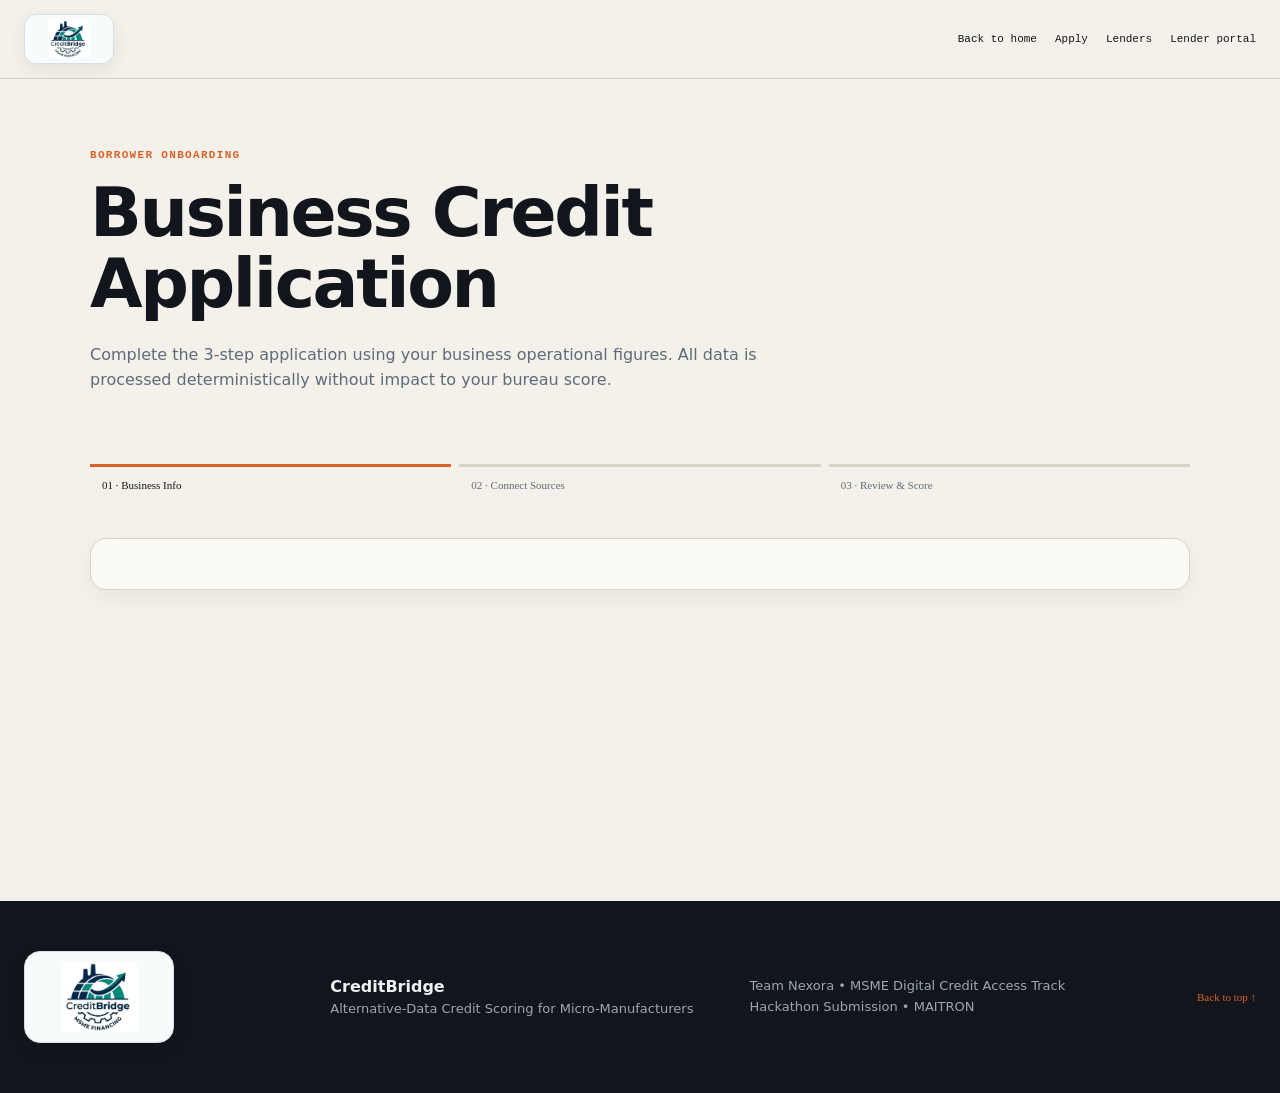
<file: lenders.html>
<!doctype html><html lang="en"><head><meta charset="utf-8"><meta name="viewport" content="width=device-width,initial-scale=1"><title>Lenders — CreditBridge</title><link rel="stylesheet" href="css/styles.css"><link rel="stylesheet" href="css/pages.css"></head><body><header class="nav-wrap"><nav class="nav shell"><a class="brand" href="index.html"><span class="logo-panel nav-logo"><img src="images/logo.jpeg" alt="CreditBridge logo: network arch with a rising arrow and CB monogram" loading="eager"></span></a><button class="menu-toggle" aria-expanded="false" aria-controls="m">☰</button><div class="nav-links" id="m"><a href="index.html">Back to home</a><a href="apply.html">Apply</a><a href="lenders.html">Lenders</a><a href="lender-queue.html">Lender portal</a></div></nav></header><main class="page-main"><div class="page-shell"><header class="page-hero"><p class="eyebrow">MATCHED FINANCING PARTNERS</p><h1>Lenders likely to fund your business</h1><p>Sample lender profiles (illustrative, not real partners).</p></header><div id="summary" class="result-card"></div><div id="list" class="lender-list" aria-live="polite"></div><p class="help">Illustrative matching using mock data. Not a lending offer.</p></div></main><footer class="footer"><div class="shell footer-inner"><div class="logo-panel footer-logo"><img src="images/logo.jpeg" alt="CreditBridge logo: network arch with a rising arrow and CB monogram" loading="eager"></div><div><b>CreditBridge</b><span>Alternative-Data Credit Scoring for Micro-Manufacturers</span></div><div><span>Team Nexora • MSME Digital Credit Access Track</span><span>Hackathon Submission • MAITRON</span></div><a href="#">Back to top ↑</a></div></footer><script src="js/app.js"></script><script>
(function(){const a=CB.getApplication();if(!a){location.href="apply.html";return}const matched=CB.eligibleLenders(a);document.querySelector("#summary").innerHTML=`<b>Score ${a.score} · Grade ${a.grade}</b><p>${matched.filter(x=>x.eligible).length} of 6 sample lenders would consider this profile.</p>`;const q=CB.getQueue();document.querySelector("#list").innerHTML=matched.map((l,i)=>{const applied=q.some(x=>x.applicationId===a.id&&x.lender===l.name);return `<article class="lender-row ${l.eligible?"":"ineligible"}"><div class="lender-main"><div class="mark">CB</div><div><h3>${l.name}</h3><div class="lender-meta"><span>Min score ${l.min}</span><span>Up to ${CB.formatINR(l.cap)}</span><span>${l.minTenure}-${l.maxTenure} months</span><span>${l.speed}</span></div><p>${l.eligible?`Indicative limit: <b>${CB.formatINR(l.limit)}</b> · Tenure: <b>${l.tenure} months</b>`:`Needs ${l.need} more points`}</p></div></div><div><button class="btn ${l.eligible?"btn-copper":"btn-ghost"} apply-l" data-i="${i}" ${!l.eligible||applied?"disabled":""}>${applied?"Applied":l.eligible?"Apply to this lender":"Not eligible"}</button><button class="btn btn-ghost detail" data-i="${i}" aria-expanded="false">Details</button></div><div class="lender-detail">Illustrative profile. Minimum score: ${l.min}. Indicative cap: ${CB.formatINR(l.cap)}. Review speed: ${l.speed}.</div></article>`}).join("");document.querySelectorAll(".detail").forEach(b=>b.onclick=()=>{const row=b.closest(".lender-row");row.classList.toggle("expanded");b.setAttribute("aria-expanded",row.classList.contains("expanded"))});document.querySelectorAll(".apply-l").forEach(b=>b.onclick=()=>{const l=matched[+b.dataset.i];CB.addToQueue(l);b.textContent="Applied";b.disabled=true;const t=document.createElement("div");t.className="toast";t.textContent="Application submitted to "+l.name;t.setAttribute("role","status");document.body.append(t);setTimeout(()=>t.remove(),2500)})})();
</script></body></html>
</file>
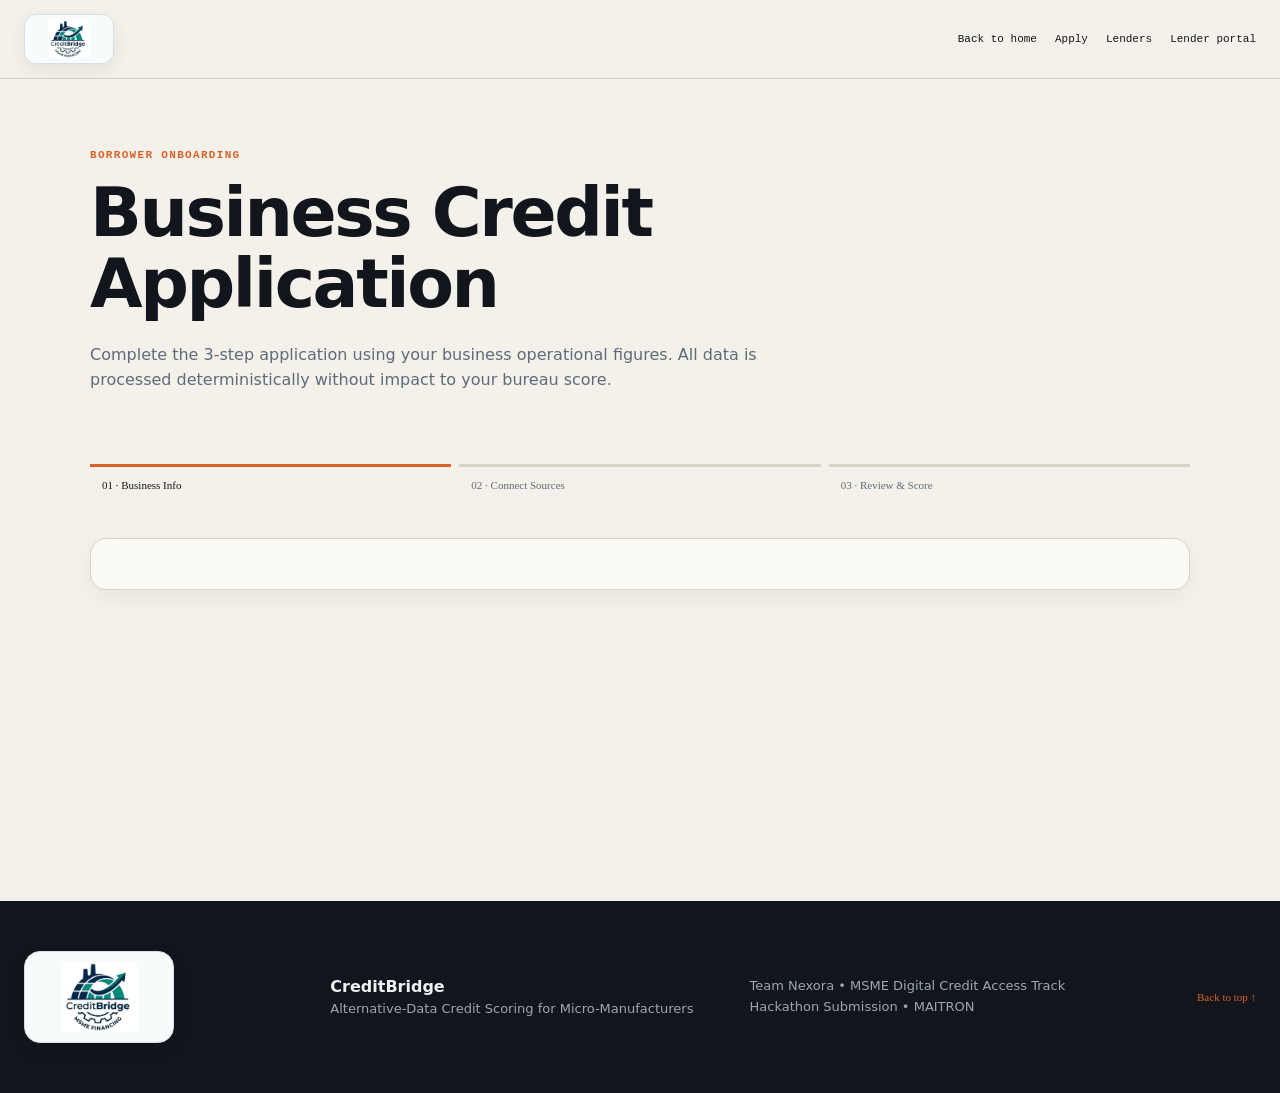
<file: results.html>
<!doctype html><html lang="en"><head><meta charset="utf-8"><meta name="viewport" content="width=device-width,initial-scale=1"><title>Your CreditBridge Score</title><link rel="stylesheet" href="css/styles.css"><link rel="stylesheet" href="css/pages.css"></head><body><header class="nav-wrap"><nav class="nav shell"><a class="brand" href="index.html"><span class="logo-panel nav-logo"><img src="images/logo.jpeg" alt="CreditBridge logo: network arch with a rising arrow and CB monogram" loading="eager"></span></a><button class="menu-toggle" aria-expanded="false" aria-controls="m">☰</button><div class="nav-links" id="m"><a href="index.html">Back to home</a><a href="apply.html">Apply</a><a href="lenders.html">Lenders</a><a href="lender-queue.html">Lender portal</a></div></nav></header><main class="page-main"><div class="page-shell"><header class="page-hero"><p class="eyebrow">CREDIT ASSESSMENT</p><h1>Your CreditBridge Score, <span id="owner">—</span></h1><div class="chips" id="chips"></div></header><div class="results-layout"><section><div class="result-card"><div class="score-ring"><svg viewBox="0 0 200 200"><circle class="track" cx="100" cy="100" r="90"/><circle id="ring" class="value" cx="100" cy="100" r="90"/></svg><div class="score-center"><div><strong id="score">0</strong><small>/100</small><br><span id="grade" class="grade"></span></div></div></div><p id="verdict"></p><div class="chips"><span class="chip">Electricity connected</span><span class="chip">GST connected</span><span class="chip">UPI connected</span></div></div><div class="limit-box" style="margin-top:18px"><p>Indicative financing estimate</p><strong id="limit">₹0</strong><p id="tenure"></p><small>Indicative estimate from mock scoring rules, not a lending offer.</small></div></section><section class="result-card"><h2>What makes up your score</h2><div id="components"></div><strong>Sum of component points = score</strong></section></div><section class="result-card" style="margin-top:18px"><h2>Why this score</h2><div id="reasons"></div><div class="form-actions"><a class="btn btn-copper" href="lenders.html">See lenders for your score</a><a class="btn btn-ghost" href="apply.html">Edit my application</a></div></section></div></main><footer class="footer"><div class="shell footer-inner"><div class="logo-panel footer-logo"><img src="images/logo.jpeg" alt="CreditBridge logo: network arch with a rising arrow and CB monogram" loading="eager"></div><div><b>CreditBridge</b><span>Alternative-Data Credit Scoring for Micro-Manufacturers</span></div><div><span>Team Nexora • MSME Digital Credit Access Track</span><span>Hackathon Submission • MAITRON</span></div><a href="#">Back to top ↑</a></div></footer><script src="js/app.js"></script><script>
(function(){const a=CB.getApplication();if(!a){location.href="apply.html";return}document.querySelector("#owner").textContent=a.ownerName;document.querySelector("#chips").innerHTML=[a.businessName,a.sector,a.state].map(x=>`<span class="chip">${x}</span>`).join("");document.querySelector("#score").textContent=a.score;document.querySelector("#grade").textContent="Grade "+a.grade;document.querySelector("#verdict").textContent=a.grade==="D"?"The current inputs do not meet the prototype threshold for an indicative limit.":"The current inputs produce an indicative score based on the mock scoring rules.";document.querySelector("#limit").textContent=CB.formatINR(a.limit);document.querySelector("#tenure").textContent=a.tenure?`Suggested tenure: ${a.tenure} months`:"Not recommended at this time";setTimeout(()=>document.querySelector("#ring").style.strokeDashoffset=565-(565*a.score/100),50);document.querySelector("#components").innerHTML=a.parts.map(p=>{const pct=p.points/p.max*100;const impact=p.points>=p.max*.65?"+" : "-";return `<div class="component"><div class="component-head"><b>${p.name}</b><span>${p.points.toFixed(1)} / ${p.max}</span></div><div class="bar"><i style="width:${pct}%"></i></div><small>${p.value} · <span class="${impact==="+"?"impact-good":"impact-bad"}">${impact} impact</span> · ${p.explanation}</small></div>`}).join("");const reasons=[...a.parts].sort((x,y)=>(y.points/y.max)-(x.points/x.max)).slice(0,3);document.querySelector("#reasons").innerHTML=reasons.map(p=>`<p><span class="${p.points>=p.max*.65?"impact-good":"impact-bad"}">${p.points>=p.max*.65?"+":"−"}</span> <b>${p.name}:</b> ${p.explanation}</p>`).join("")})();
</script></body></html>
</file>
<file: css/styles.css>
/* CreditBridge — shared visual system */
:root{--paper:#F4F1EA;--paper2:#EAE5DA;--ink:#12161C;--ink2:#1B2129;--steel:#5D6B7A;--line:#D9D3C5;--line-dark:#2A323C;--copper:#D9622B;--copper-soft:#F2C9B3;--signal:#4FA3E0;--good:#2E9E6B;--warn:#C7472F;--max:1240px}
*{box-sizing:border-box}html{scroll-behavior:smooth;scroll-padding-top:82px}body{margin:0;background:var(--paper);color:var(--ink);font-family:Inter,system-ui,sans-serif;line-height:1.6}a{color:inherit;text-decoration:none}button,input,select{font:inherit}button{cursor:pointer}.shell{width:min(calc(100% - 48px),var(--max));margin:auto}.skip{position:fixed;left:12px;top:-60px;background:var(--copper);color:white;padding:10px 14px;z-index:9999}.skip:focus{top:12px}
.nav-wrap{position:sticky;top:0;z-index:1000;background:rgba(244,241,234,.96);border-bottom:1px solid var(--line);backdrop-filter:blur(8px)}.nav{height:78px;display:flex;align-items:center;gap:18px}.brand{display:flex;align-items:center;margin-right:auto}.logo-panel{background:#f8fbfc;border:1px solid #d6dfe4;border-radius:16px;padding:10px;box-shadow:0 6px 18px rgba(18,22,28,.07);display:inline-flex}.logo-panel img{display:block;object-fit:contain;aspect-ratio:512/279}.nav-logo{height:50px;padding:5px 9px;border-radius:12px}.nav-logo img{height:38px;width:auto}.nav-logo span{display:none}.nav-links{display:flex;align-items:center;gap:18px;font:500 11px "JetBrains Mono",monospace}.nav-links>a:not(.btn){position:relative;padding:28px 0}.nav-links>a:not(.btn)::after{content:"";position:absolute;left:0;right:100%;bottom:19px;height:2px;background:var(--copper);transition:right .25s}.nav-links>a:hover::after,.nav-links>a.active::after{right:0}.btn{min-height:46px;display:inline-flex;align-items:center;justify-content:center;gap:10px;border:1px solid transparent;border-radius:999px;padding:11px 20px;font-weight:700;transition:transform .2s,background .2s,border .2s}.btn-small{min-height:40px;padding:8px 14px}.btn-copper{background:var(--copper);color:white}.btn-copper:hover{background:#bd4f21}.btn-ghost{border-color:var(--line);background:transparent}.btn-outline{border-color:#52606e;background:transparent;color:inherit}.btn:focus-visible,.nav a:focus-visible,button:focus-visible,input:focus-visible,select:focus-visible{outline:3px solid var(--signal);outline-offset:3px}.menu-toggle{display:none;background:none;border:0;width:44px;height:44px}.menu-toggle span{display:block;height:2px;background:var(--ink);margin:6px}
.section-pad{padding:110px 0}.light{background:var(--paper)}.paper2{background:var(--paper2)}.dark{background:var(--ink);color:#f5f3ed}.eyebrow{font:600 11px "JetBrains Mono",monospace;letter-spacing:.12em;color:var(--copper);margin:0 0 16px}.dark .eyebrow{color:var(--signal)}h1,h2,h3{font-family:"Bricolage Grotesque",system-ui,sans-serif;line-height:1.05;margin:0 0 22px;letter-spacing:-.035em}h1{font-size:clamp(48px,7vw,92px);max-width:900px}h1 span{color:var(--copper)}h2{font-size:clamp(36px,5vw,64px);max-width:820px}h3{font-size:clamp(20px,2vw,28px)}p{max-width:68ch;color:var(--steel)}.dark p{color:#aeb8c2}.lede{font-size:clamp(17px,1.5vw,21px);max-width:760px}.hero{position:relative;overflow:hidden;min-height:calc(100vh - 78px);display:flex;align-items:center}.hero canvas{position:absolute;inset:0;width:100%;height:100%;opacity:.72}.hero-grid{position:relative;display:grid;grid-template-columns:1.2fr .8fr;align-items:center;gap:60px}.hero-actions{display:flex;flex-wrap:wrap;gap:12px;margin:30px 0}.hero-stats{display:flex;gap:36px;border-top:1px solid var(--line);padding-top:22px;margin-top:36px}.hero-stats strong,.impact strong{font:600 clamp(28px,4vw,54px) "JetBrains Mono",monospace;display:block}.hero-stats small{color:var(--steel)}.hero-visual{min-height:500px;position:relative;display:flex;align-items:center;justify-content:center}.hero-logo{width:min(100%,430px)}.hero-logo img{width:100%;height:auto}.benchmark{position:absolute;right:-15px;bottom:50px;background:#fff;border:1px solid var(--line);padding:18px;border-radius:14px;box-shadow:0 12px 28px rgba(18,22,28,.09);min-width:220px}.benchmark span{font:10px "JetBrains Mono";color:var(--steel)}.benchmark strong{display:block;font:600 25px "JetBrains Mono";margin:8px 0}.benchmark i{font-style:normal;color:var(--copper);font-size:13px}.benchmark small{color:var(--steel)}
.section-head{margin-bottom:48px}.problem-layout{display:grid;grid-template-columns:1fr 1.2fr;gap:48px}.gap-art{display:flex;align-items:end;justify-content:center;min-height:260px}.cliff{width:32%;height:120px;background:#252d36;border:1px solid #47515c;display:flex;align-items:end;padding:18px;font:11px "JetBrains Mono";color:#d9e0e5}.gap-line{flex:1;border-bottom:1px dashed #596570;height:120px;position:relative}.gap-line i{position:absolute;width:7px;height:7px;border-radius:50%;background:var(--copper);bottom:-4px}.gap-line i:nth-child(1){left:25%}.gap-line i:nth-child(2){left:55%;background:var(--signal)}.gap-line i:nth-child(3){left:78%}.problem-stats{grid-column:1/-1;display:flex;gap:60px;border-top:1px solid var(--line-dark);border-bottom:1px solid var(--line-dark);padding:28px 0}.problem-stats strong{font:600 36px "JetBrains Mono";display:block;color:#f6f2ea}.problem-stats span{display:block;color:#9da8b2;max-width:250px}.barriers{grid-column:1/-1;display:grid;grid-template-columns:repeat(3,1fr);gap:24px}.barriers article{border-top:1px solid #48535e;padding-top:18px}.barriers b{font:12px "JetBrains Mono";color:var(--copper)}.barriers p{font-size:14px}.footnote{grid-column:1/-1;font:11px "JetBrains Mono";color:#89939d!important}
.bridge-wrap{height:310px;position:relative;border-top:1px solid var(--line);border-bottom:1px solid var(--line);overflow:hidden}.bridge-svg{width:100%;height:100%}.bridge-path{fill:none;stroke:var(--ink);stroke-width:5;stroke-dasharray:1500;stroke-dashoffset:1500}.solution-visible .bridge-path{animation:draw 1.4s ease forwards}.plank{stroke:var(--copper);stroke-width:13;opacity:.18;transition:opacity .4s}.solution-visible .plank{opacity:1}.bridge-label{position:absolute;top:22px;font:600 10px "JetBrains Mono";color:var(--steel)}.bridge-label.left{left:4%}.bridge-label.mid{left:48%}.bridge-label.right{right:4%}.marker{fill:var(--copper)}.benefits{display:grid;grid-template-columns:repeat(4,1fr);gap:20px;margin-top:34px}.benefits>div{font-weight:700}.benefits small{display:block;color:var(--steel);font-weight:400;margin-top:8px}.stream-layout{display:grid;grid-template-columns:.8fr 1.2fr;gap:40px;align-items:center}.streams{display:grid;gap:10px}.stream{border:1px solid var(--line);background:transparent;text-align:left;padding:18px;border-radius:14px;display:grid;grid-template-columns:45px 1fr;align-items:center;transition:.25s}.stream span{font:11px "JetBrains Mono";color:var(--copper)}.stream small{grid-column:2;color:var(--steel)}.stream:hover,.stream:focus-visible,.stream.active{background:var(--paper);border-color:var(--copper);transform:translateX(6px)}.engine{border:1px solid var(--line);border-radius:18px;padding:18px;background:rgba(255,255,255,.25)}.engine svg{width:100%;height:auto}.engine path{fill:none;stroke:#a8b2bb;stroke-width:2}.engine circle{fill:var(--ink);stroke:var(--copper);stroke-width:2}.engine text{fill:white;font:600 12px "JetBrains Mono"}.engine p{margin:0;font-size:14px}.outcome{display:flex;gap:15px;align-items:center;border-top:1px solid var(--line);margin-top:18px;padding-top:15px;font:11px "JetBrains Mono";flex-wrap:wrap}.outcome span{color:var(--steel)}
.score-layout{display:grid;grid-template-columns:.8fr 1.2fr;gap:80px;align-items:center}.stepper ol{list-style:none;margin:35px 0 0;padding:0;border-left:1px solid #3a4650}.stepper li{padding:16px 0 16px 24px;display:flex;gap:20px}.stepper b{font:11px "JetBrains Mono";color:var(--copper)}.score-card{border:1px solid #44515d;border-radius:20px;padding:42px;background:#181e25;box-shadow:0 18px 50px rgba(0,0,0,.2)}.score-card h3{font-size:clamp(30px,4vw,52px)}.mini-data{display:flex;gap:8px;flex-wrap:wrap;margin:25px 0}.mini-data span{border:1px solid #3d4852;border-radius:999px;padding:7px 10px;font:10px "JetBrains Mono";color:#c6cdd3}.card-actions{display:flex;gap:10px;flex-wrap:wrap}.spotlight{--mx:50%;--my:50%;background-image:radial-gradient(circle 380px at var(--mx) var(--my),rgba(79,163,224,.09),transparent 70%),linear-gradient(rgba(255,255,255,.025) 1px,transparent 1px),linear-gradient(90deg,rgba(255,255,255,.025) 1px,transparent 1px);background-size:auto,32px 32px,32px 32px}
.pipeline{display:grid;grid-template-columns:1fr 45px 1fr 45px 1fr 45px 1fr;align-items:center}.pipeline article{border:1px solid var(--line);border-radius:14px;padding:22px;background:#f8f5ee}.pipeline span{display:block;font:11px "JetBrains Mono";color:var(--copper)}.pipeline b{display:block;margin:9px 0}.pipeline small{color:var(--steel)}.pipeline>i{height:1px;border-top:1px dashed var(--copper)}.consent-banner{margin-top:24px;border:1px solid var(--line);padding:14px;font:11px "JetBrains Mono";text-align:center}
.editorial-list article{display:grid;grid-template-columns:80px 1fr 120px;align-items:center;gap:20px;border-top:1px solid var(--line);padding:26px 0;transition:.25s}.editorial-list article:last-child{border-bottom:1px solid var(--line)}.editorial-list article>b{font:500 36px "JetBrains Mono";color:var(--steel)}.editorial-list article h3{margin:0 0 8px}.editorial-list article p{margin:0}.editorial-list article>span{font:10px "JetBrains Mono";text-align:right}.editorial-list article:hover{transform:translateX(12px)}.editorial-list article:hover>b{color:var(--copper)}
.impact-grid{display:grid;grid-template-columns:repeat(4,1fr);border-top:1px solid var(--line-dark);border-bottom:1px solid var(--line-dark);margin-top:50px}.impact-grid>div{padding:35px 20px;border-right:1px solid var(--line-dark)}.impact-grid>div:last-child{border-right:0}.impact-grid span{display:block;color:#9faab4;max-width:200px}
.roadmap-layout{display:grid;grid-template-columns:1fr 1.1fr;gap:60px}.ledger{border-top:1px solid var(--line)}.ledger div{display:flex;justify-content:space-between;gap:20px;padding:18px 0;border-bottom:1px solid var(--line)}.ledger span{color:var(--steel)}.roadmap svg{width:100%;overflow:visible}.roadmap svg path{fill:none;stroke:var(--line-dark);stroke-width:2}.roadmap svg circle{fill:var(--copper)}.phase{display:flex;justify-content:space-between;gap:10px}.phase button{background:none;border:0;text-align:left;color:var(--steel);padding:10px 0}.phase b{display:block;color:var(--ink);margin-top:5px}.team-grid{display:grid;grid-template-columns:repeat(4,1fr);gap:16px;margin-top:45px}.team-grid article{border:1px solid #3a4650;border-radius:16px;padding:26px;background:#181e25}.team-grid i{width:58px;height:58px;border-radius:50%;background:var(--paper2);color:var(--ink);display:grid;place-items:center;font:600 15px "JetBrains Mono";font-style:normal}.team-grid h3{margin:22px 0 0}.hack-meta{display:flex;gap:10px;flex-wrap:wrap}.hack-meta span{border:1px solid #3b4650;border-radius:999px;padding:8px 10px;font:10px "JetBrains Mono";color:#b8c2ca}.closing h2{max-width:800px}.closing p{font-size:18px}.footer{background:var(--ink);color:#eef1f3;padding:50px 0}.footer-inner{display:grid;grid-template-columns:1fr 1.4fr 1.5fr auto;gap:24px;align-items:center}.footer-logo{width:150px}.footer-logo img{width:100%}.footer-inner span{display:block;color:#9ca7b0;font-size:13px}.footer-inner a{font:11px "JetBrains Mono";color:var(--copper)}
.reveal{opacity:0;transform:translateY(24px);transition:opacity .5s ease,transform .5s ease}.reveal.in{opacity:1;transform:none}.cursor-dot,.cursor-ring{position:fixed;pointer-events:none;z-index:2000;border-radius:50%;display:none}.cursor-dot{width:7px;height:7px;background:var(--copper);margin:-3.5px}.cursor-ring{width:32px;height:32px;border:1px solid var(--copper);margin:-16px;transition:transform .18s,width .18s,height .18s}.cursor-ring.big{width:54px;height:54px;margin:-27px}.cursor-ring.press{transform:scale(.7)}@keyframes draw{to{stroke-dashoffset:0}}
@media (pointer:fine) and (prefers-reduced-motion:no-preference){.cursor-dot,.cursor-ring{display:block}.magnetic{will-change:transform}.tilt{transform-style:preserve-3d}}
@media(max-width:900px){.nav{height:70px}.nav-links{position:absolute;top:70px;left:12px;right:12px;display:none;flex-direction:column;align-items:stretch;background:var(--paper);border:1px solid var(--line);border-radius:14px;padding:14px}.nav-links.open{display:flex}.nav-links>a:not(.btn){padding:12px}.nav-links>a:not(.btn)::after{bottom:5px}.menu-toggle{display:block}.hero-grid,.problem-layout,.score-layout,.roadmap-layout,.stream-layout{grid-template-columns:1fr}.hero-visual{min-height:350px}.problem-stats{grid-column:auto}.barriers{grid-template-columns:1fr}.benefits{grid-template-columns:1fr 1fr}.pipeline{grid-template-columns:1fr;gap:8px}.pipeline>i{height:28px;width:1px;border-top:0;border-left:1px dashed var(--copper);justify-self:center}.impact-grid{grid-template-columns:1fr 1fr}.team-grid{grid-template-columns:1fr 1fr}.footer-inner{grid-template-columns:1fr 1fr}.footer-inner>a{grid-column:1/-1}}
@media(max-width:560px){.shell{width:min(calc(100% - 28px),var(--max))}.section-pad{padding:75px 0}h1{font-size:46px}.hero{min-height:auto}.hero-stats{gap:14px;flex-wrap:wrap}.hero-stats strong{font-size:25px}.benchmark{right:0;bottom:10px}.benefits,.impact-grid,.team-grid{grid-template-columns:1fr}.editorial-list article{grid-template-columns:45px 1fr}.editorial-list article>span{grid-column:2;text-align:left}.phase{flex-direction:column}.footer-inner{grid-template-columns:1fr}.gap-art{min-height:190px}.cliff{height:90px;font-size:9px}}
@media(prefers-reduced-motion:reduce){html{scroll-behavior:auto}.reveal{opacity:1;transform:none}.bridge-path{stroke-dashoffset:0}.cursor-dot,.cursor-ring{display:none!important}.tilt,.magnetic{transform:none!important}}
</file>
<file: css/pages.css>
/* Styles specific to application/results/lenders/queue pages */
.page-main{min-height:calc(100vh - 78px)}.page-hero{padding:70px 0 35px}.page-hero h1{font-size:clamp(40px,6vw,68px)}.page-shell{width:min(calc(100% - 48px),1100px);margin:auto}.progress{display:grid;grid-template-columns:repeat(3,1fr);gap:8px;margin:20px 0 35px}.progress div{padding:12px;border-top:3px solid var(--line);font:11px "JetBrains Mono";color:var(--steel)}.progress .on{border-color:var(--copper);color:var(--ink)}.form-panel,.result-card,.lender-row,.queue-card{background:#fbf9f4;border:1px solid var(--line);border-radius:16px;padding:25px;box-shadow:0 8px 24px rgba(18,22,28,.05)}.form-grid{display:grid;grid-template-columns:1fr 1fr;gap:18px}.field{display:grid;gap:7px}.field.full{grid-column:1/-1}.field label{font-weight:600}.field input,.field select{width:100%;min-height:46px;border:1px solid #bfc0ba;border-radius:10px;background:white;padding:10px 12px;color:var(--ink)}.field small,.help{color:var(--steel);font-size:12px}.error{color:var(--warn)!important;min-height:18px;font-size:12px}.form-actions{display:flex;justify-content:space-between;gap:12px;margin-top:24px;flex-wrap:wrap}.source-grid{display:grid;grid-template-columns:repeat(3,1fr);gap:16px}.source-card{border:1px solid var(--line);border-radius:14px;padding:20px}.source-card.connected{border-color:var(--good)}.source-card h3{font-size:22px}.source-status{font:10px "JetBrains Mono";color:var(--steel);margin:12px 0}.source-card.connected .source-status{color:var(--good)}.range-row{display:flex;gap:14px;align-items:center}.range-row input{flex:1}.review-grid,.results-layout{display:grid;grid-template-columns:1fr 1fr;gap:18px}.summary{border:1px solid var(--line);border-radius:14px;padding:18px}.summary dl{display:grid;grid-template-columns:1fr 1fr;gap:8px;margin:0}.summary dt{color:var(--steel)}.summary dd{margin:0;font-weight:600}.modal{position:fixed;inset:0;background:rgba(18,22,28,.68);display:none;align-items:center;justify-content:center;padding:20px;z-index:1100}.modal.open{display:flex}.modal-box{width:min(620px,100%);max-height:90vh;overflow:auto;background:var(--paper);color:var(--ink);border-radius:16px;padding:25px}.modal-head{display:flex;justify-content:space-between;align-items:start;gap:20px}.close{border:1px solid var(--line);background:none;border-radius:8px;width:40px;height:40px}.score-ring{width:220px;height:220px;position:relative;margin:auto}.score-ring svg{transform:rotate(-90deg);width:100%;height:100%}.score-ring circle{fill:none;stroke-width:12}.score-ring .track{stroke:var(--line)}.score-ring .value{stroke:var(--copper);stroke-linecap:round;stroke-dasharray:565;stroke-dashoffset:565;transition:stroke-dashoffset 1s ease}.score-center{position:absolute;inset:0;display:grid;place-items:center;text-align:center}.score-center strong{font:600 48px "JetBrains Mono"}.grade{display:inline-flex;border-radius:999px;padding:5px 10px;background:var(--copper-soft);color:#7b2f10;font:600 12px "JetBrains Mono"}.component{padding:15px 0;border-bottom:1px solid var(--line)}.component-head{display:flex;justify-content:space-between;gap:10px}.bar{height:8px;background:var(--line);border-radius:99px;overflow:hidden;margin:9px 0}.bar i{display:block;height:100%;width:0;background:var(--copper);transition:width .8s ease}.impact-good{color:var(--good)}.impact-bad{color:var(--warn)}.chips{display:flex;gap:8px;flex-wrap:wrap}.chip{border:1px solid var(--line);border-radius:999px;padding:6px 9px;font:10px "JetBrains Mono";color:var(--steel)}.limit-box{padding:20px;border:1px solid var(--line);border-radius:14px;background:#fff}.limit-box strong{font:600 30px "JetBrains Mono"}.lender-list,.queue-list{display:grid;gap:12px}.lender-row{display:grid;grid-template-columns:1fr auto;gap:18px}.lender-main{display:flex;gap:12px;align-items:start}.lender-main .mark{width:42px;height:42px;border-radius:10px;background:var(--ink);color:white;display:grid;place-items:center;font:11px "JetBrains Mono"}.lender-meta{display:flex;gap:8px;flex-wrap:wrap;font:10px "JetBrains Mono";color:var(--steel)}.lender-detail{grid-column:1/-1;display:none;border-top:1px solid var(--line);padding-top:15px;color:var(--steel)}.lender-row.expanded .lender-detail{display:block}.queue-tools{display:grid;grid-template-columns:1fr 1fr 1fr;gap:12px;margin:20px 0}.queue-card{position:relative}.sample-tag{position:absolute;right:16px;top:16px;background:var(--copper-soft);padding:4px 7px;border-radius:999px;font:9px "JetBrains Mono";color:#7b2f10}.queue-top{display:flex;justify-content:space-between;gap:12px}.status{border-radius:999px;padding:5px 8px;font:10px "JetBrains Mono";background:var(--paper2)}.status.approved{color:var(--good)}.status.declined{color:var(--warn)}.queue-card .score-small{font:600 24px "JetBrains Mono";margin:15px 0}.queue-card footer{display:flex;justify-content:space-between;gap:10px;align-items:center;border-top:1px solid var(--line);padding-top:15px;margin-top:15px}.empty{text-align:center;padding:60px 20px}.toast{position:fixed;right:20px;bottom:20px;background:var(--ink);color:white;padding:12px 16px;border-radius:10px;z-index:1200}.inline-link{color:var(--copper);text-decoration:underline}.danger-link{color:var(--warn);background:none;border:0;padding:0;text-decoration:underline}
@media(max-width:800px){.form-grid,.review-grid,.results-layout,.source-grid,.queue-tools{grid-template-columns:1fr}.lender-row{grid-template-columns:1fr}.page-shell{width:min(calc(100% - 28px),1100px)}}
</file>
